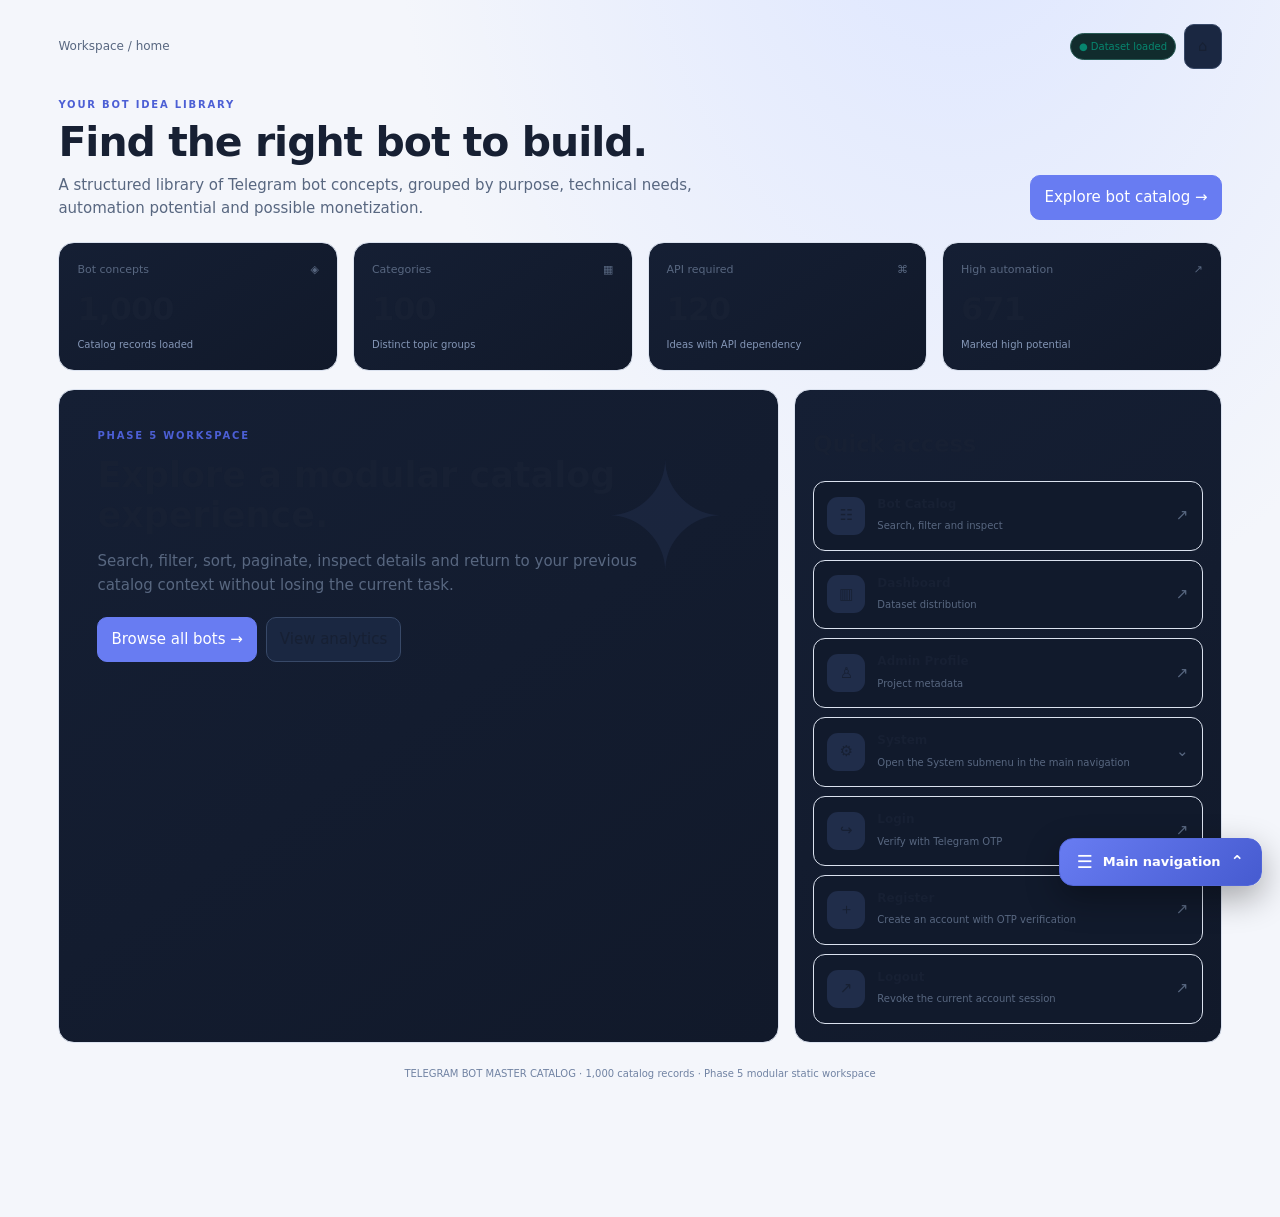
<file: index.html>
<!doctype html>
<html lang="en">
<head>
<meta charset="utf-8"><meta name="viewport" content="width=device-width,initial-scale=1,viewport-fit=cover"><meta name="theme-color" content="#10172a"><meta http-equiv="Content-Security-Policy" content="default-src 'self'; script-src 'self'; connect-src 'self'; img-src 'self' data: blob:; style-src 'self' 'unsafe-inline'; base-uri 'self'; form-action 'self'; object-src 'none'">
<title>Telegram Bot Master Catalog</title>
<link rel="stylesheet" href="./assets/css/app.css">
</head>
<body>
<div class="shell">

<main><div class="topbar"><div class="breadcrumb">Workspace / <span id="breadcrumb">Home</span></div><div class="topright"><span class="status" id="dataStatus">● Loading data</span><button class="button" id="menuTop" aria-label="Go to Home">⌂</button></div></div>
<section class="page active" id="page-home"><div class="pagehead"><div><div class="eyebrow">Your bot idea library</div><h1>Find the right bot to build.</h1><p>A structured library of Telegram bot concepts, grouped by purpose, technical needs, automation potential and possible monetization.</p></div><button class="button primary" data-go="catalog">Explore bot catalog →</button></div><div class="grid stats"><div class="card"><div class="statlabel">Bot concepts <span>◈</span></div><strong class="statvalue" id="homeTotal">—</strong><div class="statfoot">Catalog records loaded</div></div><div class="card"><div class="statlabel">Categories <span>▦</span></div><strong class="statvalue" id="homeCats">—</strong><div class="statfoot">Distinct topic groups</div></div><div class="card"><div class="statlabel">API required <span>⌘</span></div><strong class="statvalue" id="homeApi">—</strong><div class="statfoot">Ideas with API dependency</div></div><div class="card"><div class="statlabel">High automation <span>↗</span></div><strong class="statvalue" id="homeAuto">—</strong><div class="statfoot">Marked high potential</div></div></div><div class="grid homegrid"><div class="card welcome"><div class="eyebrow">Phase 5 workspace</div><h2>Explore a modular catalog experience.</h2><p>Search, filter, sort, paginate, inspect details and return to your previous catalog context without losing the current task.</p><div class="actions"><button class="button primary" data-go="catalog">Browse all bots →</button><button class="button" data-go="dashboard">View analytics</button></div></div><div class="card"><h2>Quick access</h2><div class="quicklinks"><a class="quicklink" href="#catalog" data-route="catalog"><span class="quickicon">☷</span><span><strong>Bot Catalog</strong><small>Search, filter and inspect</small></span><span class="arrow">↗</span></a><a class="quicklink" href="#dashboard" data-route="dashboard"><span class="quickicon">▥</span><span><strong>Dashboard</strong><small>Dataset distribution</small></span><span class="arrow">↗</span></a><a class="quicklink" href="#profile" data-route="profile"><span class="quickicon">♙</span><span><strong>Admin Profile</strong><small>Project metadata</small></span><span class="arrow">↗</span></a><button class="quicklink quicklink-button" type="button" data-open-system-menu><span class="quickicon">⚙</span><span><strong>System</strong><small>Open the System submenu in the main navigation</small></span><span class="arrow">⌄</span></button><a class="quicklink" href="./login.html"><span class="quickicon">↪</span><span><strong>Login</strong><small>Verify with Telegram OTP</small></span><span class="arrow">↗</span></a><a class="quicklink" href="./register.html"><span class="quickicon">＋</span><span><strong>Register</strong><small>Create an account with OTP verification</small></span><span class="arrow">↗</span></a><a class="quicklink" href="./logout.html"><span class="quickicon">↗</span><span><strong>Logout</strong><small>Revoke the current account session</small></span><span class="arrow">↗</span></a></div></div></div></section>
<section class="page" id="page-dashboard"><div class="pagehead"><div><div class="eyebrow">Catalog analytics</div><h1>Dashboard</h1><p>Figures are calculated from the catalog dataset loaded in this browser session.</p></div><button class="button" data-go="catalog">Open catalog →</button></div><div class="grid stats"><div class="card"><div class="statlabel">Total records</div><strong class="statvalue" id="dashTotal">—</strong><div class="statfoot">Parsed bot entries</div></div><div class="card"><div class="statlabel">Unique categories</div><strong class="statvalue" id="dashCats">—</strong><div class="statfoot">Distinct category labels</div></div><div class="card"><div class="statlabel">API required</div><strong class="statvalue" id="dashApi">—</strong><div class="statfoot">Based on source labels</div></div><div class="card"><div class="statlabel">High automation</div><strong class="statvalue" id="dashAuto">—</strong><div class="statfoot">Based on source labels</div></div></div><div class="grid split"><div class="card"><h2>Largest categories</h2><p class="sub">Number of bot concepts in each category</p><div id="categoryBars" class="barlist"><div class="empty">Waiting for dataset…</div></div></div><div class="card"><h2>Automation potential</h2><p class="sub">Distribution based on source labels</p><div id="automationBars" class="barlist"><div class="empty">Waiting for dataset…</div></div><div class="notice">Analytics describe catalog labels; they do not verify external APIs, operating cost or commercial demand.</div></div></div></section>
<section class="page" id="page-catalog"><div class="pagehead"><div><div class="eyebrow">Explore and compare</div><h1>Bot Catalog</h1><p>Search bot concepts, narrow the result set, sort matches and inspect an individual concept.</p></div><button class="button" id="exportBtn">↓ Export filtered CSV</button></div><div class="notice" role="note">Catalog scope: these are buildable bot concepts, not a verified directory of live Telegram bots. Public bot usernames, existence and current availability are not asserted.</div><div class="grid stats"><div class="card"><div class="statlabel">Matching bots</div><strong class="statvalue" id="matchStat">—</strong><div class="statfoot">Current filters</div></div><div class="card"><div class="statlabel">Categories</div><strong class="statvalue" id="catalogCatStat">—</strong><div class="statfoot">Available groups</div></div><div class="card"><div class="statlabel">API required</div><strong class="statvalue" id="catalogApiStat">—</strong><div class="statfoot">Full dataset</div></div><div class="card"><div class="statlabel">Page size</div><strong class="statvalue" id="pageSizeStat">25</strong><div class="statfoot">Rows per page</div></div></div><div class="card" style="margin-bottom:14px"><div class="tablehead" style="padding:0 0 14px;border:0"><div><h2>Find a bot</h2><div class="sub">Search covers the available catalog fields.</div></div><button class="button" id="resetFilters">Reset filters</button></div><div class="filterbar"><div class="search"><span class="searchicon">⌕</span><input id="search" class="field" placeholder="Search name, ID, purpose, technology…" aria-label="Search bot catalog"></div><select id="category" class="field" aria-label="Filter by category"><option value="">All categories</option></select><select id="api" class="field" aria-label="Filter by API requirement"><option value="">Any API requirement</option><option value="yes">API required</option><option value="no">No / optional</option></select><select id="automation" class="field" aria-label="Filter by automation potential"><option value="">Any automation potential</option><option value="উচ্চ">High</option><option value="মাঝারি">Medium</option><option value="নিম্ন">Low</option></select><select id="sort" class="field" aria-label="Sort catalog"><option value="default">Sort: source order</option><option value="name-asc">Name A–Z</option><option value="name-desc">Name Z–A</option><option value="category">Category</option></select></div></div><div class="card tablecard"><div class="tablehead"><div><h2>Catalog records</h2><div class="sub" id="resultCount">Preparing records…</div></div><label style="display:flex;align-items:center;gap:7px;color:var(--muted);font-size:11px">Rows <select id="pageSize" class="field" style="width:82px;padding:6px"><option>25</option><option>50</option><option>100</option></select></label></div><div class="tablewrap"><table><thead><tr><th>Bot ID</th><th>Bot name</th><th>Category</th><th>API</th><th>Automation</th><th>Monetization</th><th>Open</th></tr></thead><tbody id="rows"><tr><td colspan="7" class="empty">Loading bot records…</td></tr></tbody></table></div><div class="pagination"><span id="pageInfo">Page 1</span><div class="pagbuttons"><button class="button" id="prev">← Previous</button><button class="button primary" id="next">Next →</button></div></div></div></section>
<section class="page" id="page-bot"><div class="pagehead"><div><div class="eyebrow">Individual record</div><h1>Bot Details</h1><p>Review the source fields for one catalog record. Direct Bot ID routes are supported.</p></div><button class="button" data-go="catalog">← Back to Bot Catalog</button></div><div id="botDetail"><div class="card empty">No bot selected. Open the catalog and select a record.</div></div></section>
<section class="page" id="page-profile"><div class="pagehead"><div><div class="eyebrow">Workspace ownership</div><h1>Admin Profile</h1><p>Project metadata only. Admin authentication is not implemented; this page is not an authentication or user-management system.</p></div></div><div class="grid profilegrid"><div class="card profilecard"><div class="avatar">UN</div><div class="eyebrow">Catalog Maintainer</div><h2>Unique Network BD</h2><p>Telegram Bot Master Catalog</p><div class="actions" style="justify-content:center"><a class="button primary" href="https://github.com/uniquenetworkbd/Telegram-Bot-Master-Catalog" target="_blank" rel="noopener">Open GitHub ↗</a></div></div><div class="card"><h2>Workspace profile</h2><p class="sub">Current static project metadata</p><div class="profilemeta"><div class="metarow"><span>Project</span><strong>Telegram Bot Master Catalog</strong></div><div class="metarow"><span>Repository</span><strong>uniquenetworkbd/Telegram-Bot-Master-Catalog</strong></div><div class="metarow"><span>Catalog target</span><strong>100 categories × 10 ideas</strong></div><div class="metarow"><span>Data format</span><strong>CSV dataset</strong></div><div class="metarow"><span>Hosting design</span><strong>GitHub Pages compatible</strong></div><div class="metarow"><span>Admin login</span><span class="tag amber">Not configured</span></div></div><div class="notice">No private account details, login controls or admin permissions are exposed here.</div></div></div></section>

<div class="footer">TELEGRAM BOT MASTER CATALOG · <span id="footerCount">Dataset not loaded</span> · Phase 5 modular static workspace</div></main>

<span id="page" hidden data-current="1"></span>
<script src="./assets/js/catalog-repository.js"></script><script src="./assets/js/app-shell.js"></script><script src="./assets/js/engine-core.js"></script><script src="./assets/js/history-engine.js"></script><script src="./assets/js/module-manager.js"></script><script src="./assets/js/search-engine.js"></script><script src="./assets/js/analytics-engine.js"></script><script src="./assets/js/logging-engine.js"></script><script src="./assets/js/security-engine.js"></script><script src="./assets/js/admin-engine.js"></script><script src="./assets/js/system-engine.js"></script><script src="./assets/js/bot-engine.js"></script><script src="./assets/js/bot-modules/catalog-query.js"></script><script src="./assets/js/catalog-feature.js"></script><script src="./assets/js/auth-config.js"></script><script src="./assets/js/auth-engine.js"></script><script src="./assets/js/main-engine.js"></script>
<script src="./assets/js/global-bottom-nav.js"></script></body></html>
</file>
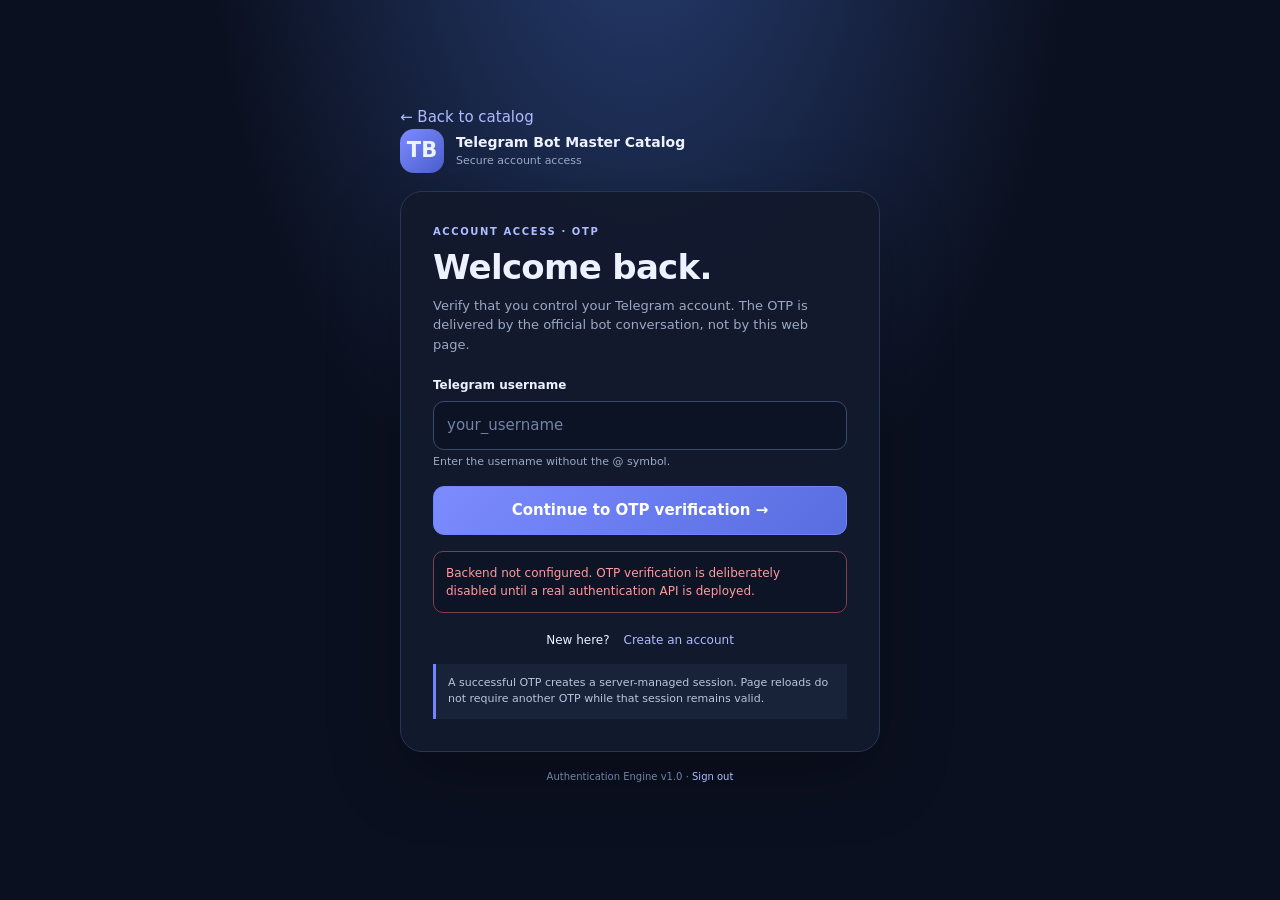
<file: login.html>
<!doctype html>
<html lang="en">
<head>
<meta charset="utf-8">
<meta name="viewport" content="width=device-width,initial-scale=1,viewport-fit=cover">
<meta name="theme-color" content="#0b1020">
<meta http-equiv="Content-Security-Policy" content="default-src 'self'; script-src 'self'; connect-src 'self'; img-src 'self' data:; style-src 'self' 'unsafe-inline'; base-uri 'self'; form-action 'self'; object-src 'none">
<title>Login · Telegram Bot Master Catalog</title>
<link rel="stylesheet" href="./assets/css/auth.css">
<script src="./assets/js/auth-config.js" defer></script>
<script src="./assets/js/auth-engine.js" defer></script>
</head>
<body>
<main class="auth-shell">
  <a class="auth-back" href="./index.html">← Back to catalog</a>
  <div class="auth-brand"><div class="auth-mark">TB</div><div><strong>Telegram Bot Master Catalog</strong><small>Secure account access</small></div></div>
  <section class="auth-card">
    <div class="auth-eyebrow">Account access · OTP</div>
    <h1>Welcome back.</h1>
    <p class="auth-lead">Verify that you control your Telegram account. The OTP is delivered by the official bot conversation, not by this web page.</p>
    <div data-auth-start-panel>
      <form data-auth-start-form data-action="login">
        <div class="auth-field"><label for="telegramUsername">Telegram username</label><input id="telegramUsername" name="telegramUsername" autocomplete="username" placeholder="your_username" minlength="5" maxlength="32" pattern="[A-Za-z0-9_]{5,32}" required><span class="auth-help">Enter the username without the @ symbol.</span></div>
        <button class="auth-button" type="submit" data-auth-start>Continue to OTP verification →</button>
      </form>
    </div>
    <section class="auth-panel" data-auth-verify-panel hidden>
      <h2>Verify your Telegram account</h2>
      <p>Continue as <strong data-auth-target></strong>.</p>
      <ol class="auth-steps"><li>Open the OTP bot and press Start.</li><li>Return here and enter the six-digit code sent to your Telegram chat.</li></ol>
      <a class="auth-linkbutton auth-secondary" data-auth-bot-link href="#" target="_blank" rel="noopener" hidden>Open OTP bot ↗</a>
      <form data-auth-verify-form>
        <div class="auth-field"><label for="otp">Six-digit OTP</label><input class="auth-code" id="otp" name="otp" inputmode="numeric" autocomplete="one-time-code" pattern="[0-9]{6}" maxlength="6" placeholder="••••••" required></div>
        <button class="auth-button" type="submit" data-auth-verify>Verify and sign in</button>
      </form>
    </section>
    <p class="auth-status" data-auth-status role="status" aria-live="polite" hidden></p>
    <div class="auth-links"><span>New here?</span><a href="./register.html">Create an account</a></div>
    <div class="auth-notice">A successful OTP creates a server-managed session. Page reloads do not require another OTP while that session remains valid.</div>
  </section>
  <p class="auth-footer">Authentication Engine v1.0 · <a href="./logout.html">Sign out</a></p>
</main>
</body></html>
</file>
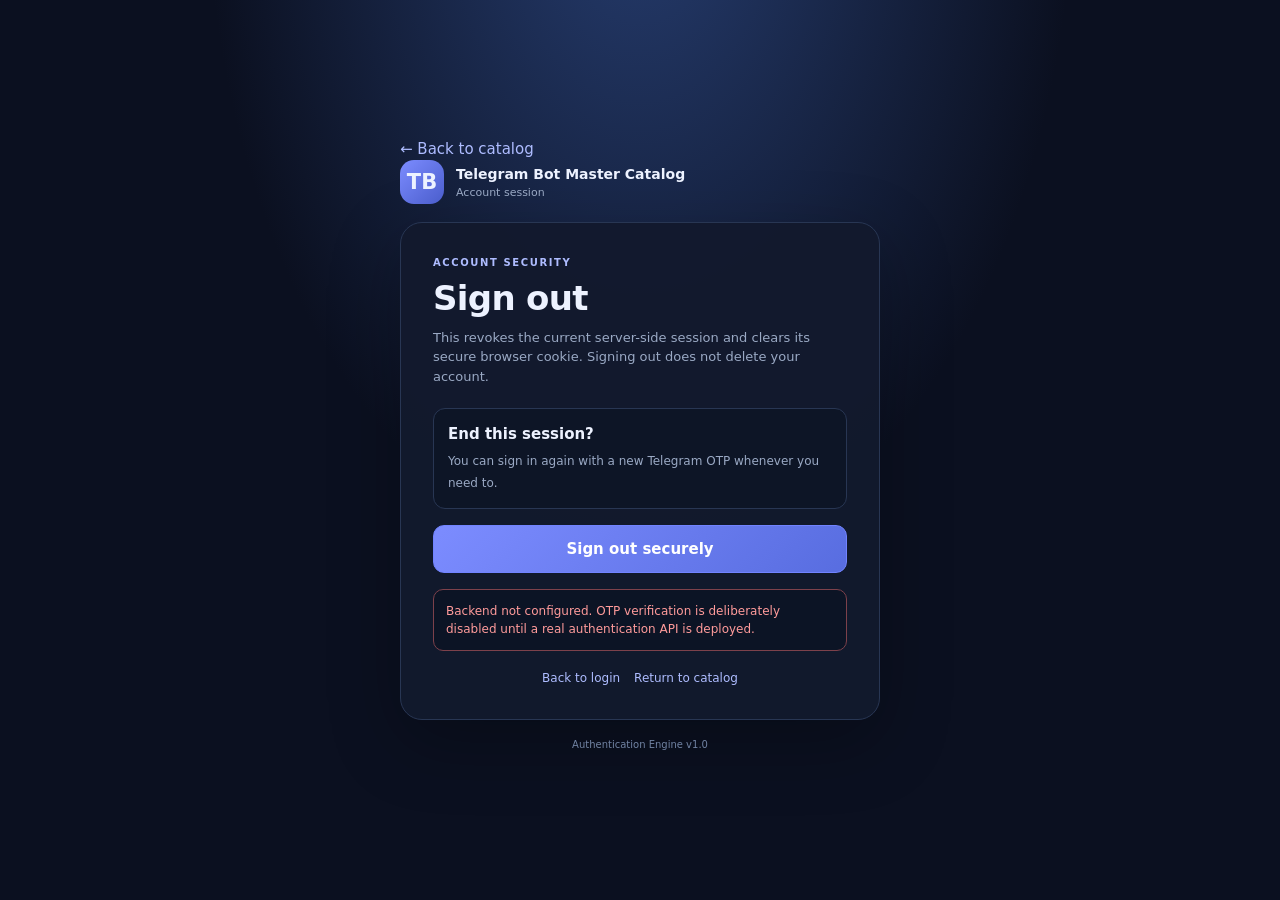
<file: logout.html>
<!doctype html>
<html lang="en">
<head>
<meta charset="utf-8">
<meta name="viewport" content="width=device-width,initial-scale=1,viewport-fit=cover">
<meta name="theme-color" content="#0b1020">
<meta http-equiv="Content-Security-Policy" content="default-src 'self'; script-src 'self'; connect-src 'self'; img-src 'self' data:; style-src 'self' 'unsafe-inline'; base-uri 'self'; form-action 'self'; object-src 'none'">
<title>Logout · Telegram Bot Master Catalog</title>
<link rel="stylesheet" href="./assets/css/auth.css">
<script src="./assets/js/auth-config.js" defer></script>
<script src="./assets/js/auth-engine.js" defer></script>
</head>
<body>
<main class="auth-shell">
  <a class="auth-back" href="./index.html">← Back to catalog</a>
  <div class="auth-brand"><div class="auth-mark">TB</div><div><strong>Telegram Bot Master Catalog</strong><small>Account session</small></div></div>
  <section class="auth-card">
    <div class="auth-eyebrow">Account security</div>
    <h1>Sign out</h1>
    <p class="auth-lead">This revokes the current server-side session and clears its secure browser cookie. Signing out does not delete your account.</p>
    <div class="auth-user"><strong>End this session?</strong><span>You can sign in again with a new Telegram OTP whenever you need to.</span></div>
    <button class="auth-button" type="button" data-auth-logout>Sign out securely</button>
    <p class="auth-status" data-auth-status role="status" aria-live="polite" hidden></p>
    <div class="auth-links"><a href="./login.html">Back to login</a><a href="./index.html">Return to catalog</a></div>
  </section>
  <p class="auth-footer">Authentication Engine v1.0</p>
</main>
</body></html>
</file>
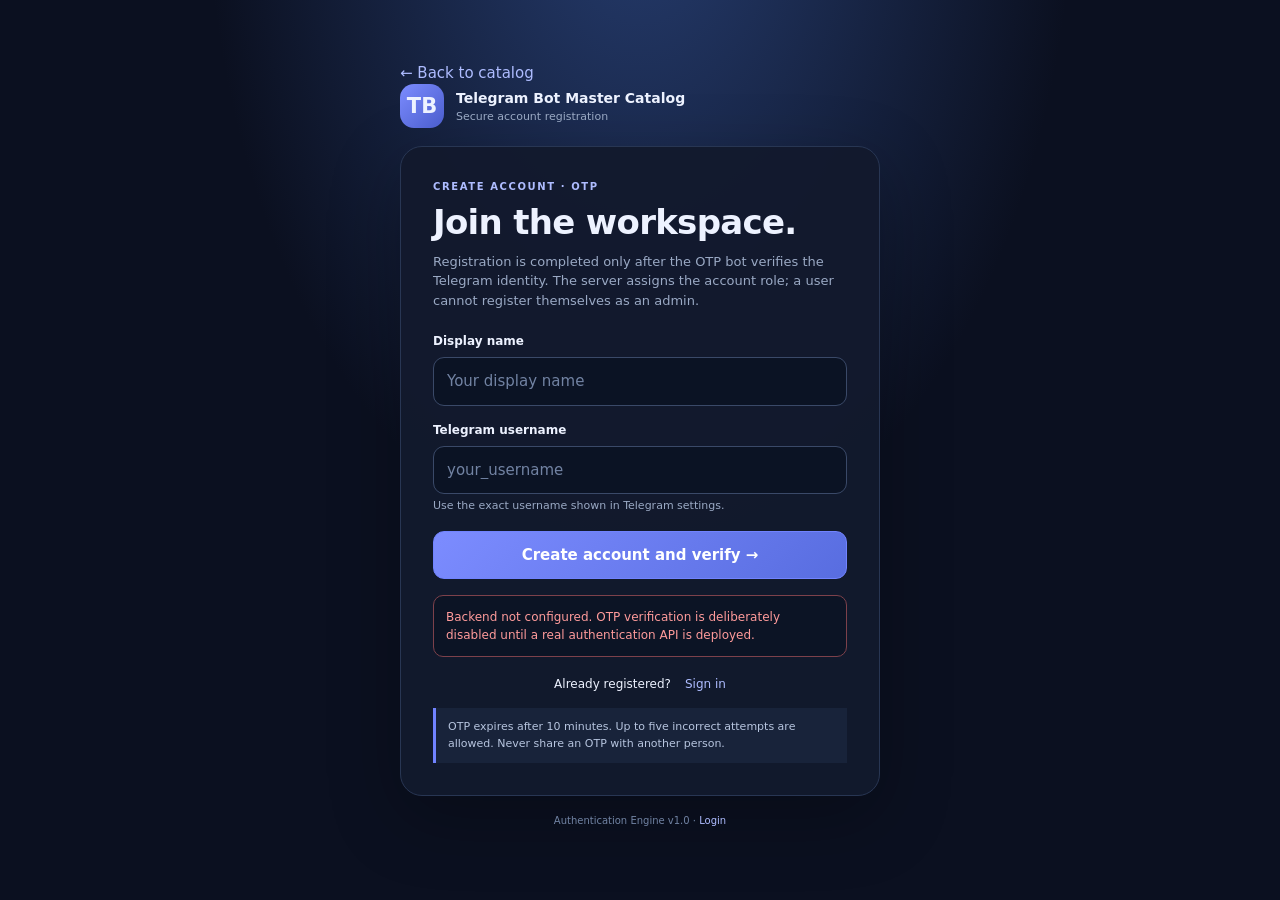
<file: register.html>
<!doctype html>
<html lang="en">
<head>
<meta charset="utf-8">
<meta name="viewport" content="width=device-width,initial-scale=1,viewport-fit=cover">
<meta name="theme-color" content="#0b1020">
<meta http-equiv="Content-Security-Policy" content="default-src 'self'; script-src 'self'; connect-src 'self'; img-src 'self' data:; style-src 'self' 'unsafe-inline'; base-uri 'self'; form-action 'self'; object-src 'none'">
<title>Register · Telegram Bot Master Catalog</title>
<link rel="stylesheet" href="./assets/css/auth.css">
<script src="./assets/js/auth-config.js" defer></script>
<script src="./assets/js/auth-engine.js" defer></script>
</head>
<body>
<main class="auth-shell">
  <a class="auth-back" href="./index.html">← Back to catalog</a>
  <div class="auth-brand"><div class="auth-mark">TB</div><div><strong>Telegram Bot Master Catalog</strong><small>Secure account registration</small></div></div>
  <section class="auth-card">
    <div class="auth-eyebrow">Create account · OTP</div>
    <h1>Join the workspace.</h1>
    <p class="auth-lead">Registration is completed only after the OTP bot verifies the Telegram identity. The server assigns the account role; a user cannot register themselves as an admin.</p>
    <div data-auth-start-panel>
      <form data-auth-start-form data-action="register">
        <div class="auth-field"><label for="displayName">Display name</label><input id="displayName" name="displayName" autocomplete="name" minlength="2" maxlength="80" placeholder="Your display name" required></div>
        <div class="auth-field"><label for="telegramUsername">Telegram username</label><input id="telegramUsername" name="telegramUsername" autocomplete="username" placeholder="your_username" minlength="5" maxlength="32" pattern="[A-Za-z0-9_]{5,32}" required><span class="auth-help">Use the exact username shown in Telegram settings.</span></div>
        <button class="auth-button" type="submit" data-auth-start>Create account and verify →</button>
      </form>
    </div>
    <section class="auth-panel" data-auth-verify-panel hidden>
      <h2>Confirm your Telegram identity</h2>
      <p>Registration for <strong data-auth-target></strong> is pending verification.</p>
      <ol class="auth-steps"><li>Open the OTP bot and press Start.</li><li>Enter the six-digit code sent by the bot below.</li></ol>
      <a class="auth-linkbutton auth-secondary" data-auth-bot-link href="#" target="_blank" rel="noopener" hidden>Open OTP bot ↗</a>
      <form data-auth-verify-form>
        <div class="auth-field"><label for="otp">Six-digit OTP</label><input class="auth-code" id="otp" name="otp" inputmode="numeric" autocomplete="one-time-code" pattern="[0-9]{6}" maxlength="6" placeholder="••••••" required></div>
        <button class="auth-button" type="submit" data-auth-verify>Verify and register</button>
      </form>
    </section>
    <p class="auth-status" data-auth-status role="status" aria-live="polite" hidden></p>
    <div class="auth-links"><span>Already registered?</span><a href="./login.html">Sign in</a></div>
    <div class="auth-notice">OTP expires after 10 minutes. Up to five incorrect attempts are allowed. Never share an OTP with another person.</div>
  </section>
  <p class="auth-footer">Authentication Engine v1.0 · <a href="./login.html">Login</a></p>
</main>
</body></html>
</file>
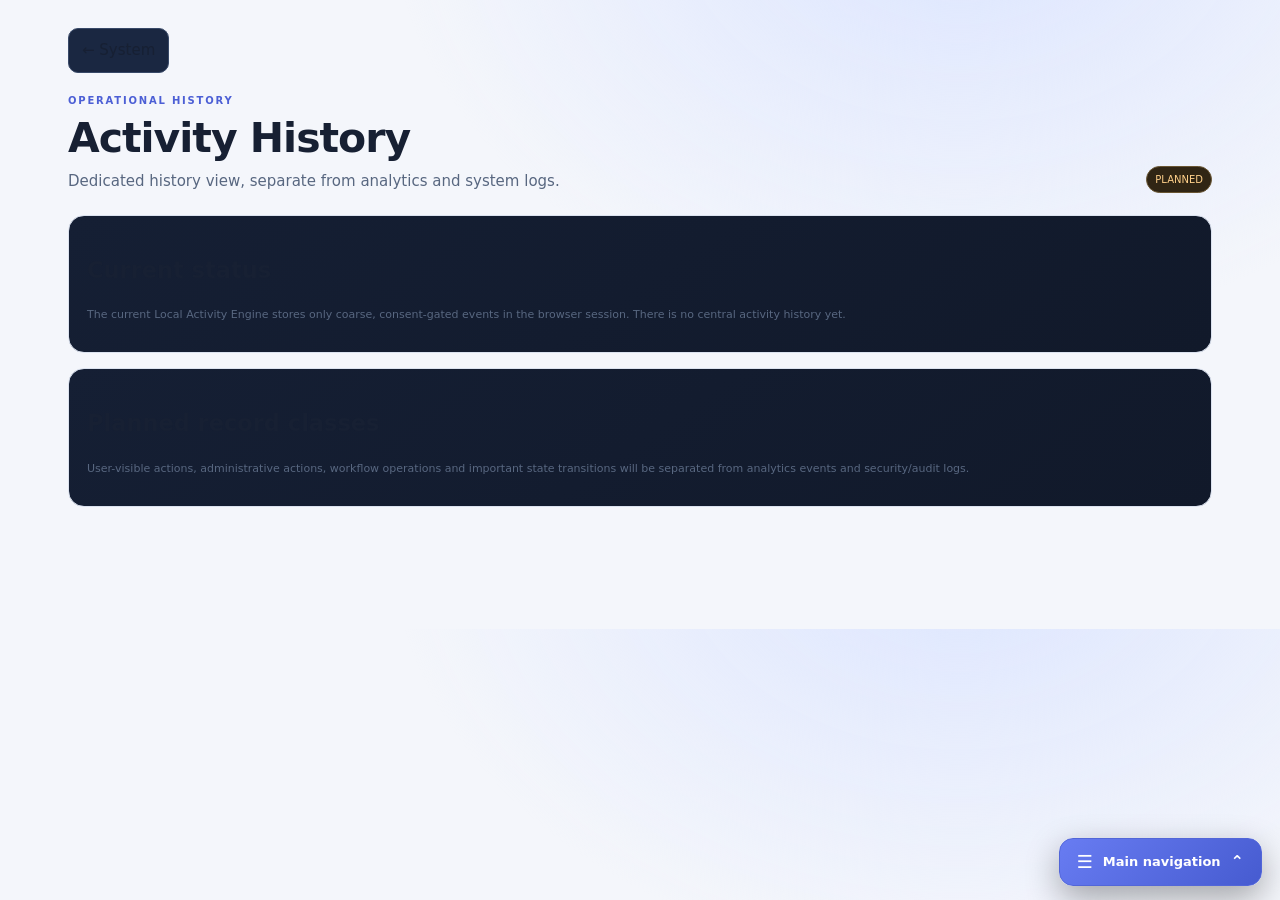
<file: pages/activity-history.html>
<!doctype html><html lang="en"><head><meta charset="utf-8"><meta name="viewport" content="width=device-width,initial-scale=1"><meta name="theme-color" content="#10172a"><title>Activity History · Telegram Bot Master Catalog</title><link rel="stylesheet" href="../assets/css/app.css"></head><body><main style="max-width:1180px;margin:0 auto;padding:28px 18px"><a class="button" href="../index.html#system">← System</a><div class="pagehead" style="margin-top:20px"><div><div class="eyebrow">Operational history</div><h1>Activity History</h1><p>Dedicated history view, separate from analytics and system logs.</p></div><span class="tag amber">PLANNED</span></div><div class="card"><h2>Current status</h2><p class="sub">The current Local Activity Engine stores only coarse, consent-gated events in the browser session. There is no central activity history yet.</p></div><div class="card" style="margin-top:15px"><h2>Planned record classes</h2><p class="sub">User-visible actions, administrative actions, workflow operations and important state transitions will be separated from analytics events and security/audit logs.</p></div></main><script src="../assets/js/global-bottom-nav.js"></script></body></html>
</file>
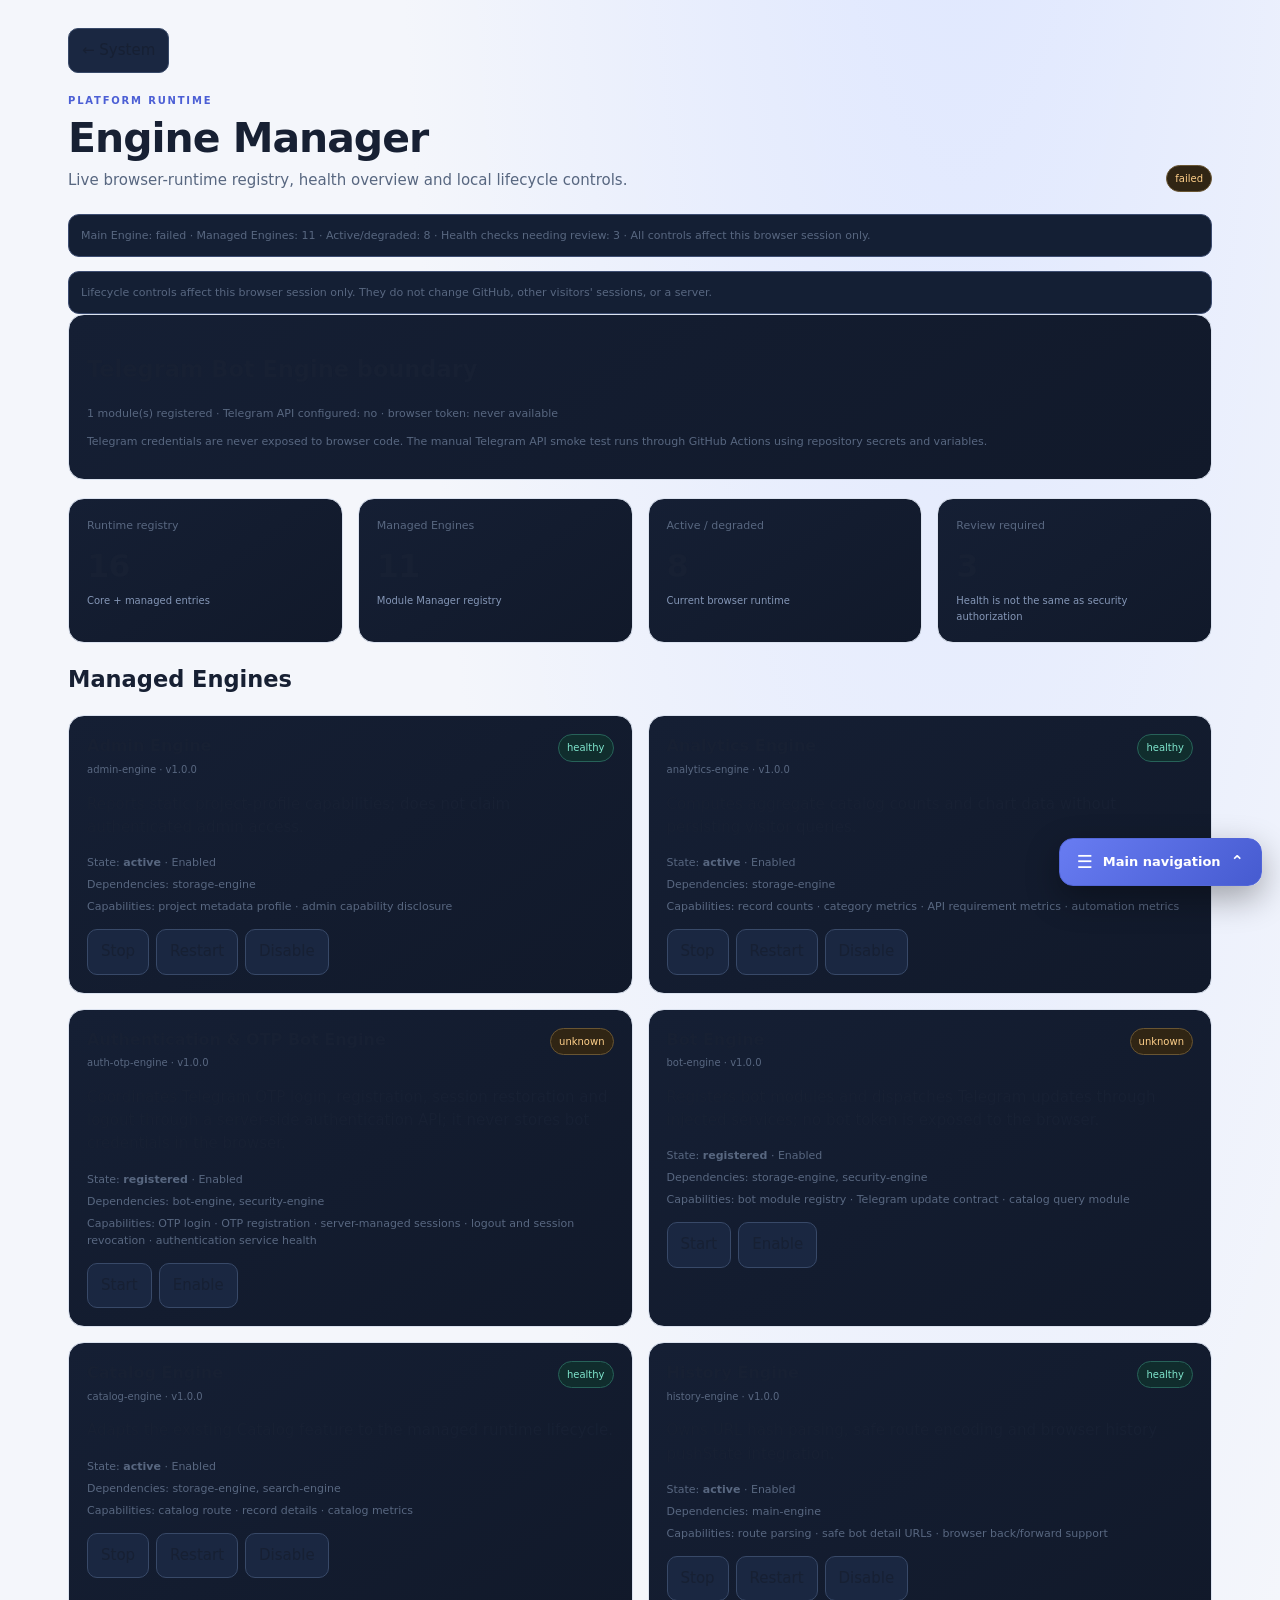
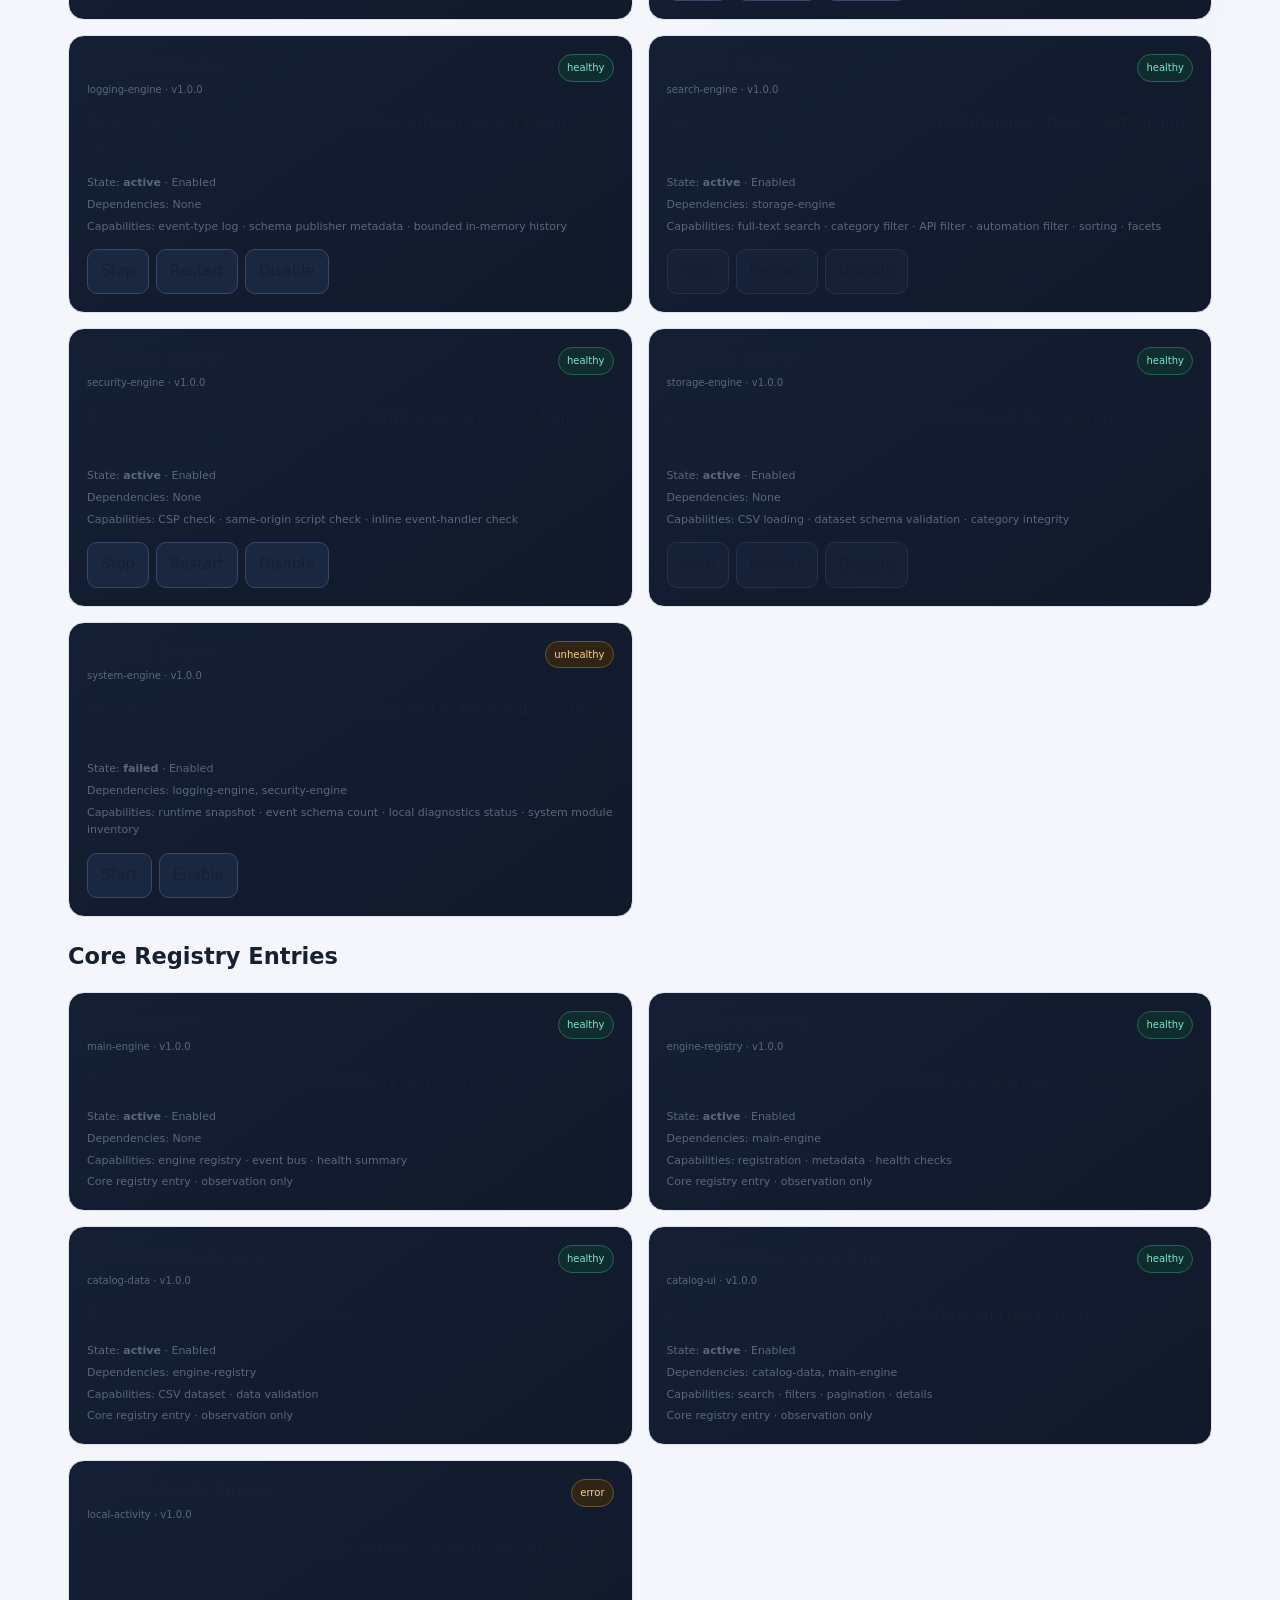
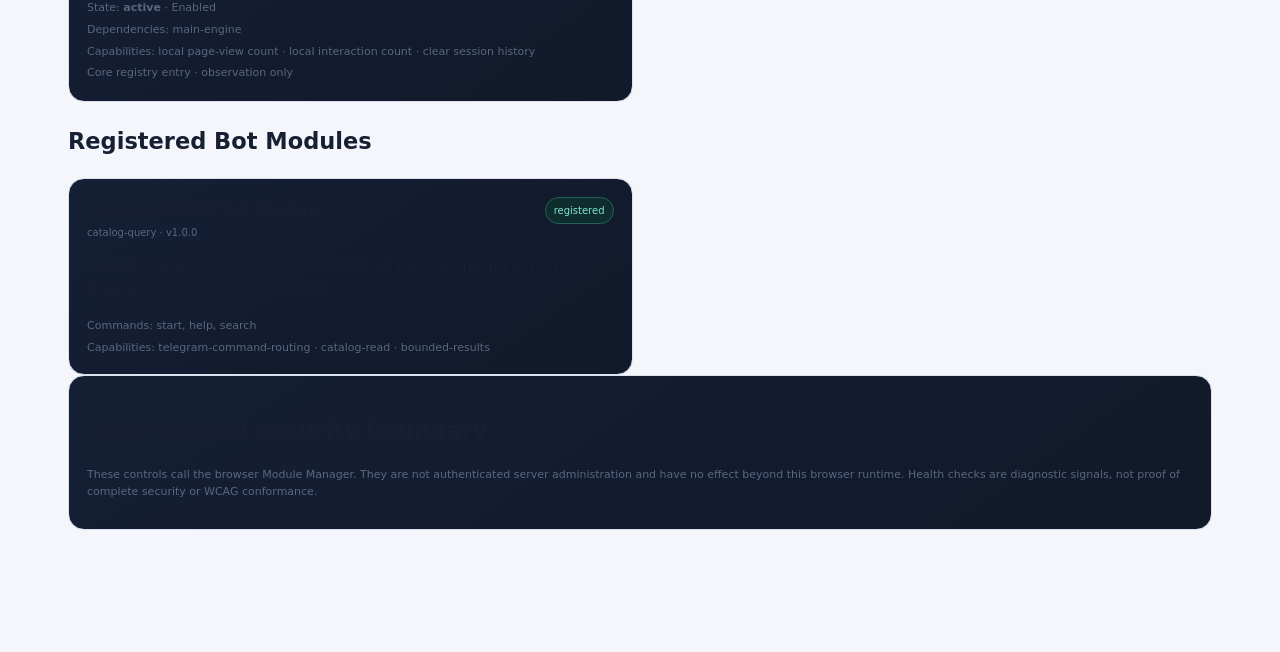
<file: pages/engine-manager.html>
<!doctype html>
<html lang="en">
<head>
<meta charset="utf-8">
<meta name="viewport" content="width=device-width,initial-scale=1,viewport-fit=cover">
<meta name="theme-color" content="#10172a">
<meta http-equiv="Content-Security-Policy" content="default-src 'self'; script-src 'self'; connect-src 'self'; img-src 'self' data: blob:; style-src 'self' 'unsafe-inline'; base-uri 'self'; form-action 'self'; object-src 'none'">
<title>Engine Manager · Telegram Bot Master Catalog</title>
<link rel="stylesheet" href="../assets/css/app.css">
<style>
.standalone{max-width:1180px;margin:0 auto;padding:28px 18px}
.standalone h1{margin-bottom:8px}.back{display:inline-block;margin-bottom:20px}
.engine{margin:0;min-width:0}.engine .sub{margin-top:5px;overflow-wrap:anywhere}
.engine-actions{display:flex;flex-wrap:wrap;gap:7px;margin-top:14px}
.engine-actions .button{min-height:40px}.engine-actions .button:disabled{opacity:.48;cursor:not-allowed}
.runtime-summary{margin:14px 0}.notice-result{min-height:24px;margin:10px 0}
</style>
</head>
<body>
<main class="standalone">
<a class="button back" href="../index.html#system">← System</a>
<div class="pagehead"><div><div class="eyebrow">Platform runtime</div><h1>Engine Manager</h1><p>Live browser-runtime registry, health overview and local lifecycle controls.</p></div><span id="runtime-status" class="tag amber">Starting</span></div>
<div class="notice runtime-summary" id="runtime-summary" aria-live="polite">Initializing the browser runtime…</div>
<div class="notice" id="operation-result" aria-live="polite">Lifecycle controls affect this browser session only. They do not change GitHub, other visitors' sessions, or a server.</div>
<div class="card note"><h2>Telegram Bot Engine boundary</h2><p id="bot-module-summary" class="sub">Loading Bot Engine module registry…</p><p class="sub">Telegram credentials are never exposed to browser code. The manual Telegram API smoke test runs through GitHub Actions using repository secrets and variables.</p></div>
<div id="engines" aria-live="polite"><div class="card empty">Loading runtime registry…</div></div>
<div class="card note"><h2>Runtime and security boundary</h2><p class="sub">These controls call the browser Module Manager. They are not authenticated server administration and have no effect beyond this browser runtime. Health checks are diagnostic signals, not proof of complete security or WCAG conformance.</p></div>
</main>
<script src="../assets/js/catalog-repository.js"></script>
<script src="../assets/js/app-shell.js"></script>
<script src="../assets/js/engine-core.js"></script>
<script src="../assets/js/history-engine.js"></script>
<script src="../assets/js/module-manager.js"></script>
<script src="../assets/js/search-engine.js"></script>
<script src="../assets/js/analytics-engine.js"></script>
<script src="../assets/js/logging-engine.js"></script>
<script src="../assets/js/security-engine.js"></script>
<script src="../assets/js/admin-engine.js"></script>
<script src="../assets/js/system-engine.js"></script>
<script src="../assets/js/bot-engine.js"></script>
<script src="../assets/js/bot-modules/catalog-query.js"></script>
<script src="../assets/js/catalog-feature.js"></script>
<script src="../assets/js/main-engine.js"></script>
<script src="../assets/js/engine-manager-page.js"></script>
<script src="../assets/js/global-bottom-nav.js"></script>
</body>
</html>
</file>
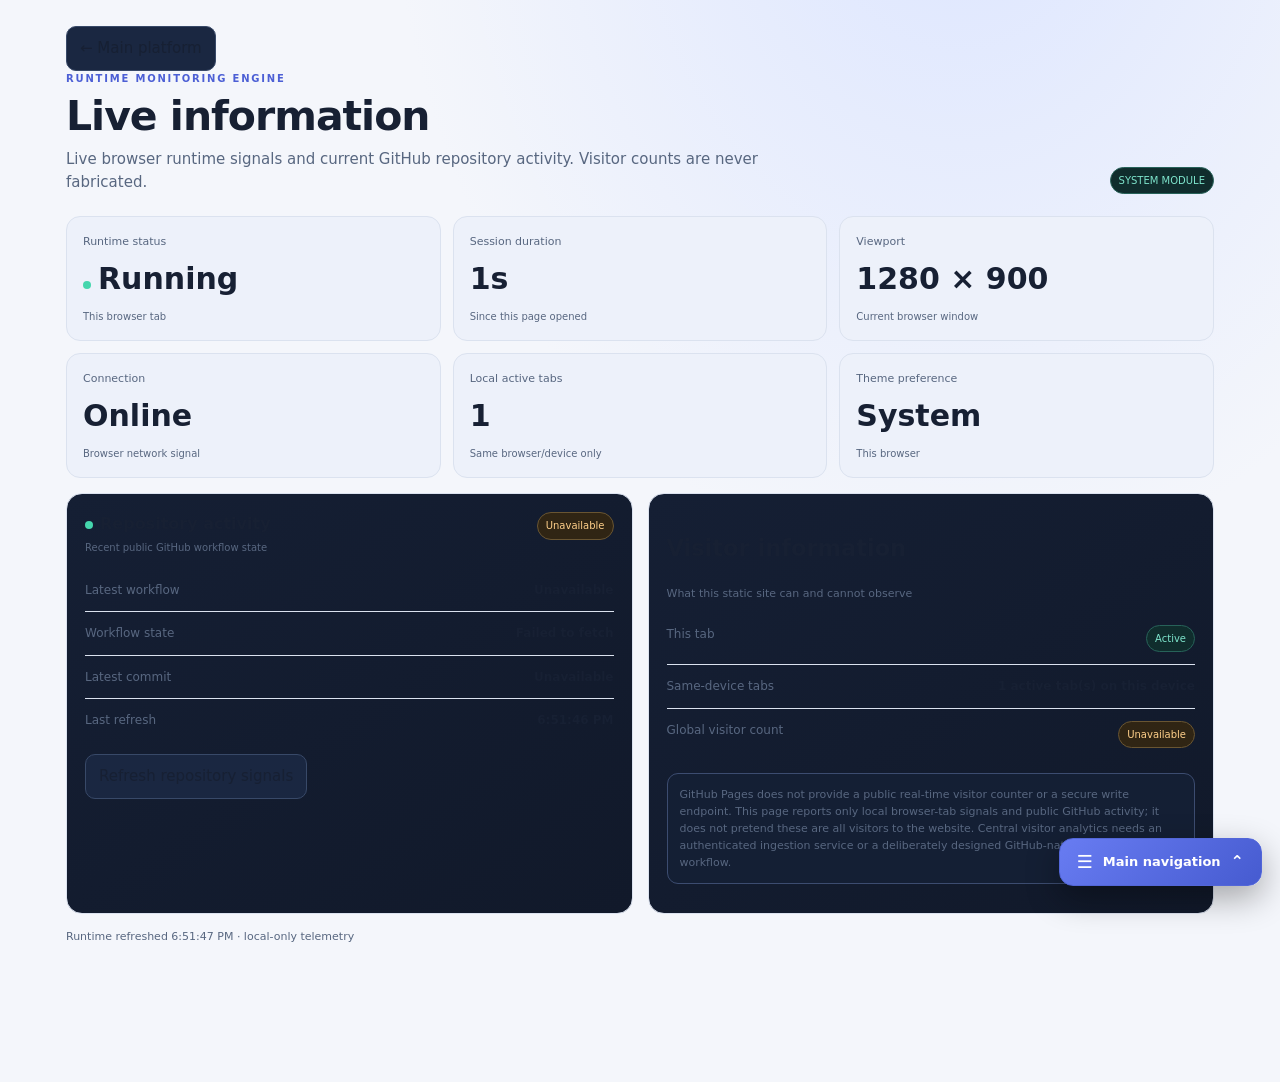
<file: pages/live-information.html>
<!doctype html><html lang="en"><head><meta charset="utf-8"><meta name="viewport" content="width=device-width,initial-scale=1"><meta name="theme-color" content="#10172a"><title>Live information · Telegram Bot Master Catalog</title><link rel="stylesheet" href="../assets/css/app.css"><style>
.standalone{max-width:1180px;margin:0 auto;padding:26px 16px 42px}.system-subnav{display:grid;grid-template-columns:repeat(4,minmax(0,1fr));gap:10px;margin:20px 0}.system-subnav a{display:grid;grid-template-columns:34px 1fr;align-items:center;column-gap:10px;padding:14px;border:1px solid var(--line);border-radius:13px;background:var(--surface2);color:var(--text);text-decoration:none;min-width:0}.system-subnav a>span{grid-row:span 2;width:34px;height:34px;display:grid;place-items:center;background:#263657;border-radius:10px}.system-subnav strong{font-size:12px}.system-subnav small{font-size:10px;color:var(--muted)}.system-subnav a[aria-current=page]{border-color:var(--accent);box-shadow:inset 0 0 0 1px var(--accent)}.metric-grid{display:grid;grid-template-columns:repeat(3,minmax(0,1fr));gap:12px}.metric{border:1px solid var(--line);border-radius:14px;padding:16px;background:var(--surface2);min-width:0}.metric .label{font-size:11px;color:var(--muted)}.metric .value{font-size:clamp(21px,3vw,30px);font-weight:750;overflow-wrap:anywhere;margin:6px 0}.metric .detail{font-size:10px;color:var(--muted)}.setting-row{display:flex;align-items:center;justify-content:space-between;gap:16px;padding:16px 0;border-bottom:1px solid var(--line)}.setting-row:last-child{border-bottom:0}.setting-row p{margin:4px 0 0;color:var(--muted);font-size:11px}.version-list{display:grid;gap:13px}.version-card{border:1px solid var(--line);border-radius:15px;padding:17px;background:var(--surface2)}.version-top{display:flex;align-items:flex-start;justify-content:space-between;gap:12px}.version-card h2{font-size:16px;margin:4px 0 8px;overflow-wrap:anywhere}.version-card p{color:var(--muted);font-size:12px;margin:6px 0}.version-card a{color:var(--accent)}.live-dot{display:inline-block;width:8px;height:8px;border-radius:50%;background:#45d6ad;margin-right:7px}.muted{color:var(--muted)}.system-toolbar{display:flex;align-items:center;gap:9px;flex-wrap:wrap;margin:16px 0}.system-toolbar button{cursor:pointer}
@media(max-width:850px){.system-subnav{grid-template-columns:repeat(2,minmax(0,1fr))}.metric-grid{grid-template-columns:repeat(2,minmax(0,1fr))}}
@media(max-width:480px){.system-subnav{grid-template-columns:1fr 1fr;gap:7px}.system-subnav a{padding:10px;grid-template-columns:27px 1fr;column-gap:7px}.system-subnav a>span{width:27px;height:30px}.system-subnav strong{font-size:10px}.system-subnav small{font-size:9px}.metric-grid{grid-template-columns:1fr 1fr}.setting-row{align-items:flex-start;flex-direction:column}.setting-row .field{max-width:none}}
:root[data-density=compact] .card{padding:13px}:root[data-motion=reduce] *, :root[data-motion=reduce] *::before, :root[data-motion=reduce] *::after{animation:none!important;transition:none!important;scroll-behavior:auto!important}
</style></head><body>
<main class="standalone"><a class="button" href="../index.html">← Main platform</a><div class="pagehead"><div><div class="eyebrow">Runtime monitoring engine</div><h1>Live information</h1><p>Live browser runtime signals and current GitHub repository activity. Visitor counts are never fabricated.</p></div><span class="tag green">SYSTEM MODULE</span></div>
<div class="metric-grid">
<div class="metric"><div class="label">Runtime status</div><div class="value" id="runtimeStatus"><span class="live-dot"></span>Running</div><div class="detail">This browser tab</div></div>
<div class="metric"><div class="label">Session duration</div><div class="value" id="sessionDuration">0s</div><div class="detail">Since this page opened</div></div>
<div class="metric"><div class="label">Viewport</div><div class="value" id="viewport">—</div><div class="detail">Current browser window</div></div>
<div class="metric"><div class="label">Connection</div><div class="value" id="connection">—</div><div class="detail">Browser network signal</div></div>
<div class="metric"><div class="label">Local active tabs</div><div class="value" id="localTabs">1</div><div class="detail">Same browser/device only</div></div>
<div class="metric"><div class="label">Theme preference</div><div class="value" id="currentTheme">—</div><div class="detail">This browser</div></div>
</div>
<div class="grid split" style="margin-top:15px"><div class="card"><div class="runtime-headline"><div><strong><span class="live-dot"></span>Repository activity</strong><p>Recent public GitHub workflow state</p></div><span class="tag" id="repoStatus">Checking</span></div><div class="profilemeta"><div class="metarow"><span>Latest workflow</span><strong id="latestWorkflow">Loading…</strong></div><div class="metarow"><span>Workflow state</span><strong id="workflowState">Loading…</strong></div><div class="metarow"><span>Latest commit</span><strong id="latestCommit">Loading…</strong></div><div class="metarow"><span>Last refresh</span><strong id="repoUpdated">—</strong></div></div><button class="button" id="liveRefresh" style="margin-top:12px">Refresh repository signals</button></div>
<div class="card"><h2>Visitor information</h2><p class="sub">What this static site can and cannot observe</p><div class="profilemeta"><div class="metarow"><span>This tab</span><span class="tag green">Active</span></div><div class="metarow"><span>Same-device tabs</span><strong id="tabSummary">1 active tab</strong></div><div class="metarow"><span>Global visitor count</span><span class="tag amber">Unavailable</span></div></div><p class="notice">GitHub Pages does not provide a public real-time visitor counter or a secure write endpoint. This page reports only local browser-tab signals and public GitHub activity; it does not pretend these are all visitors to the website. Central visitor analytics needs an authenticated ingestion service or a deliberately designed GitHub-native collection workflow.</p></div></div>
<div class="sub" id="liveUpdated" style="margin-top:14px" aria-live="polite">Initializing live runtime…</div>
</main><script src="../assets/js/live-information.js"></script><script src="../assets/js/global-bottom-nav.js"></script></body></html>
</file>
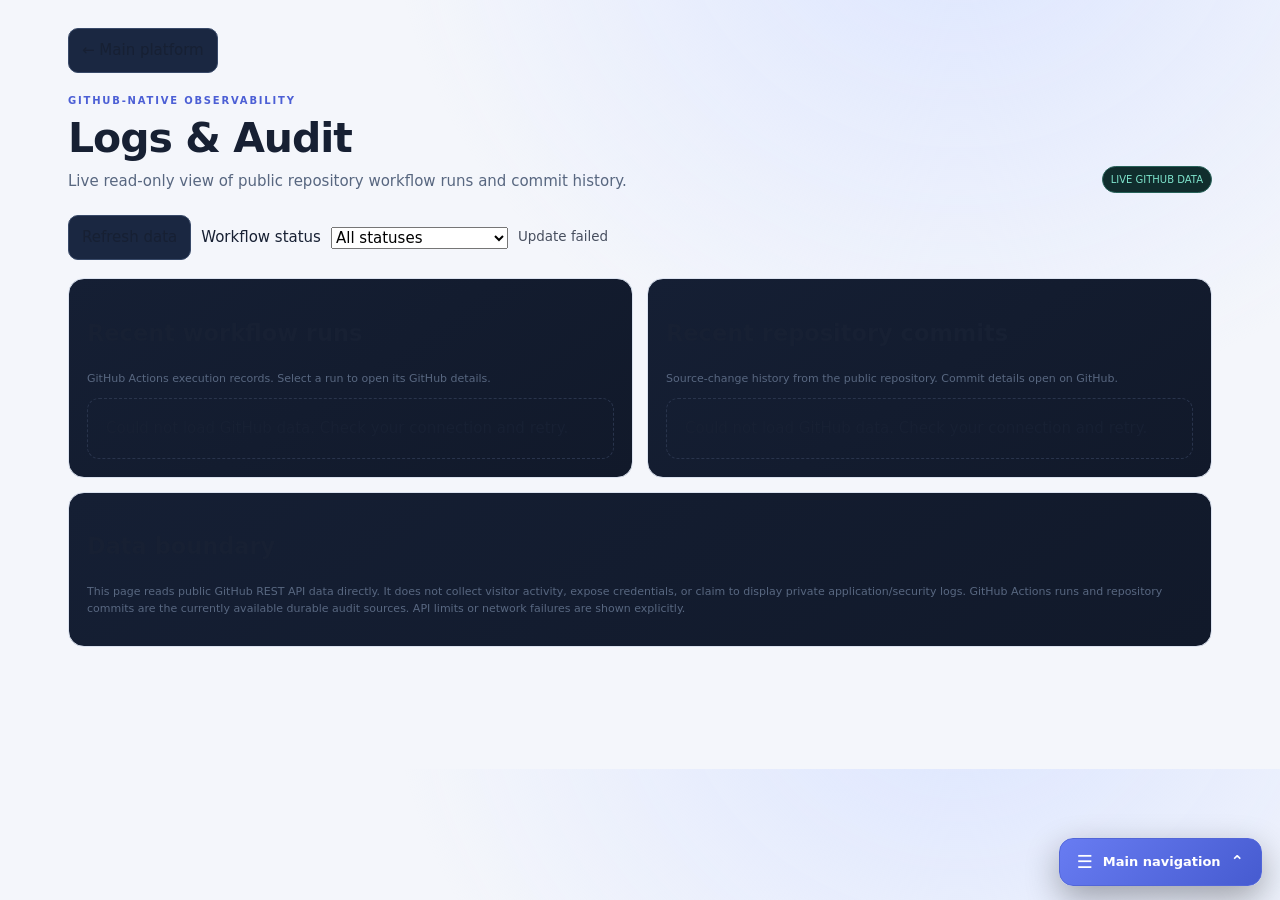
<file: pages/logs-audit.html>
<!doctype html>
<html lang="en">
<head>
<meta charset="utf-8"><meta name="viewport" content="width=device-width,initial-scale=1">
<meta name="theme-color" content="#10172a"><title>Logs & Audit · Telegram Bot Master Catalog</title>
<link rel="stylesheet" href="../assets/css/app.css">
<style>
.audit-wrap{max-width:1180px;margin:0 auto;padding:28px 18px}.audit-toolbar{display:flex;gap:10px;align-items:center;flex-wrap:wrap;margin:18px 0}.audit-grid{display:grid;grid-template-columns:repeat(auto-fit,minmax(280px,1fr));gap:14px}.audit-list{display:grid;gap:10px}.audit-item{border:1px solid var(--border,#29344c);border-radius:12px;padding:13px;overflow-wrap:anywhere}.audit-item h3{font-size:1rem;margin:0 0 6px}.audit-item p{margin:5px 0}.audit-meta{font-size:.84rem;opacity:.78}.audit-status{display:inline-block;border-radius:999px;padding:3px 8px;font-size:.75rem;font-weight:700;background:#27334a}.audit-status.success{background:#153d31;color:#a7f3d0}.audit-status.failure{background:#4a2027;color:#fecaca}.audit-status.pending{background:#493b1d;color:#fde68a}.audit-empty{padding:18px;border:1px dashed var(--border,#29344c);border-radius:12px}.audit-toolbar button{cursor:pointer}.audit-note{margin-top:14px}
</style>
</head>
<body>

<main class="audit-wrap">
<a class="button" href="../index.html">← Main platform</a>
<div class="pagehead" style="margin-top:20px"><div><div class="eyebrow">GitHub-native observability</div><h1>Logs &amp; Audit</h1><p>Live read-only view of public repository workflow runs and commit history.</p></div><span class="tag green">LIVE GITHUB DATA</span></div>
<div class="audit-toolbar">
<button class="button" id="auditRefresh" type="button">Refresh data</button>
<label for="auditFilter">Workflow status</label>
<select id="auditFilter"><option value="all">All statuses</option><option value="success">Success</option><option value="failure">Failure</option><option value="pending">In progress / queued</option></select>
<span id="auditUpdated" class="audit-meta" aria-live="polite">Waiting for GitHub API…</span>
</div>
<div class="audit-grid">
<section class="card"><h2>Recent workflow runs</h2><p class="sub">GitHub Actions execution records. Select a run to open its GitHub details.</p><div id="workflowList" class="audit-list" aria-live="polite"><div class="audit-empty">Loading workflow runs…</div></div></section>
<section class="card"><h2>Recent repository commits</h2><p class="sub">Source-change history from the public repository. Commit details open on GitHub.</p><div id="commitList" class="audit-list" aria-live="polite"><div class="audit-empty">Loading commits…</div></div></section>
</div>
<section class="card audit-note"><h2>Data boundary</h2><p class="sub">This page reads public GitHub REST API data directly. It does not collect visitor activity, expose credentials, or claim to display private application/security logs. GitHub Actions runs and repository commits are the currently available durable audit sources. API limits or network failures are shown explicitly.</p></section>
</main>
<script src="../assets/js/logs-audit.js"></script>
<script src="../assets/js/global-bottom-nav.js"></script></body></html>
</file>
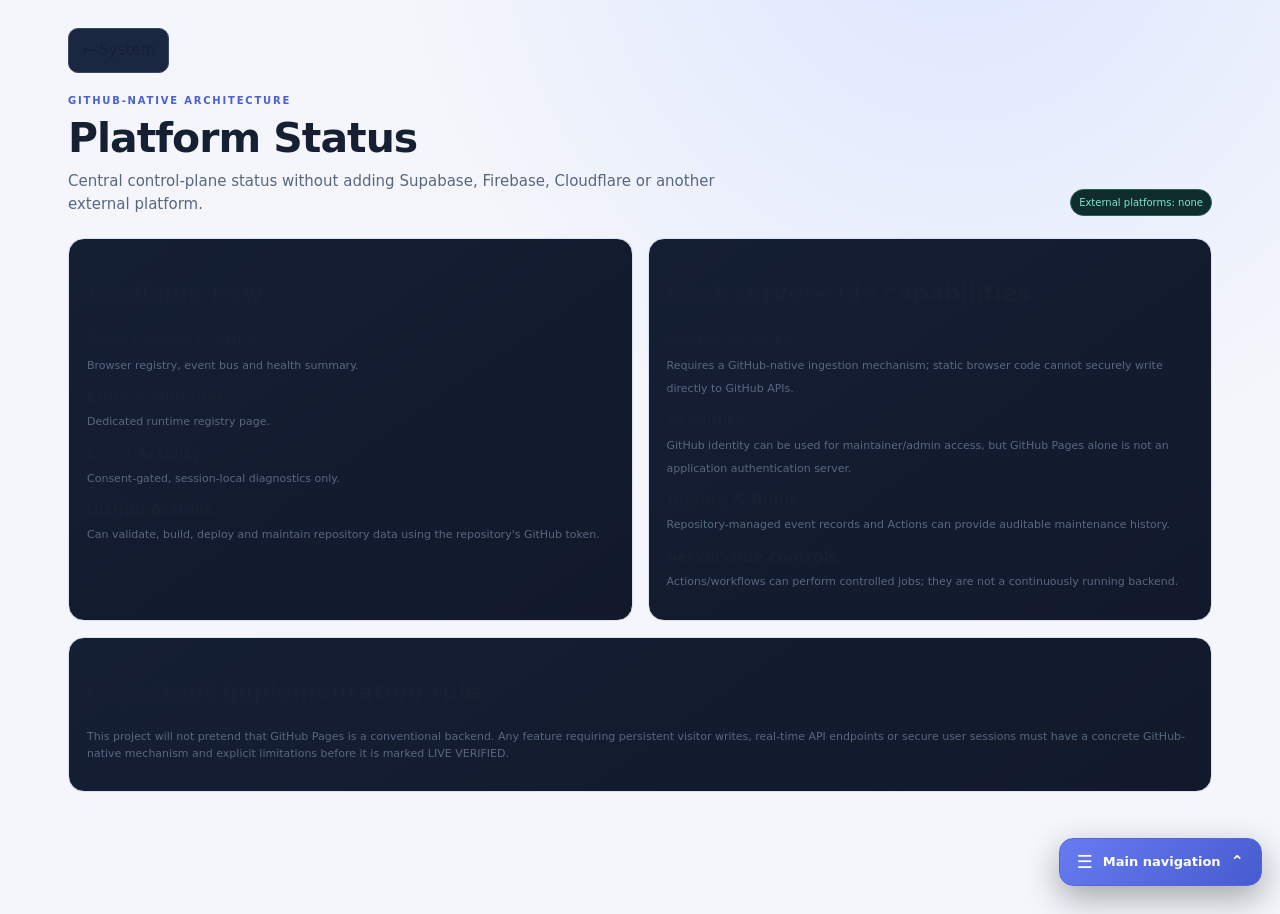
<file: pages/platform-status.html>
<!doctype html><html lang="en"><head><meta charset="utf-8"><meta name="viewport" content="width=device-width,initial-scale=1"><meta name="theme-color" content="#10172a"><title>Platform Status · Telegram Bot Master Catalog</title><link rel="stylesheet" href="../assets/css/app.css"><style>.standalone{max-width:1180px;margin:0 auto;padding:28px 18px}.back{display:inline-block;margin-bottom:20px}.item{margin:10px 0}.item strong{display:block}.note{margin-top:16px}</style></head><body><main class="standalone"><a class="button back" href="../index.html#system">← System</a><div class="pagehead"><div><div class="eyebrow">GitHub-native architecture</div><h1>Platform Status</h1><p>Central control-plane status without adding Supabase, Firebase, Cloudflare or another external platform.</p></div><span class="tag green">External platforms: none</span></div><div class="grid split"><div class="card"><h2>Available now</h2><div class="item"><strong>Main Engine runtime</strong><span class="sub">Browser registry, event bus and health summary.</span></div><div class="item"><strong>Engine Manager</strong><span class="sub">Dedicated runtime registry page.</span></div><div class="item"><strong>Local Activity</strong><span class="sub">Consent-gated, session-local diagnostics only.</span></div><div class="item"><strong>GitHub Actions</strong><span class="sub">Can validate, build, deploy and maintain repository data using the repository's GitHub token.</span></div></div><div class="card"><h2>Next server-side capabilities</h2><div class="item"><strong>Visitor Analytics</strong><span class="sub">Requires a GitHub-native ingestion mechanism; static browser code cannot securely write directly to GitHub APIs.</span></div><div class="item"><strong>Accounts</strong><span class="sub">GitHub identity can be used for maintainer/admin access, but GitHub Pages alone is not an application authentication server.</span></div><div class="item"><strong>History & Audit</strong><span class="sub">Repository-managed event records and Actions can provide auditable maintenance history.</span></div><div class="item"><strong>Server-side controls</strong><span class="sub">Actions/workflows can perform controlled jobs; they are not a continuously running backend.</span></div></div></div><div class="card note"><h2>Important implementation rule</h2><p class="sub">This project will not pretend that GitHub Pages is a conventional backend. Any feature requiring persistent visitor writes, real-time API endpoints or secure user sessions must have a concrete GitHub-native mechanism and explicit limitations before it is marked LIVE VERIFIED.</p></div></main><script src="../assets/js/global-bottom-nav.js"></script></body></html>
</file>
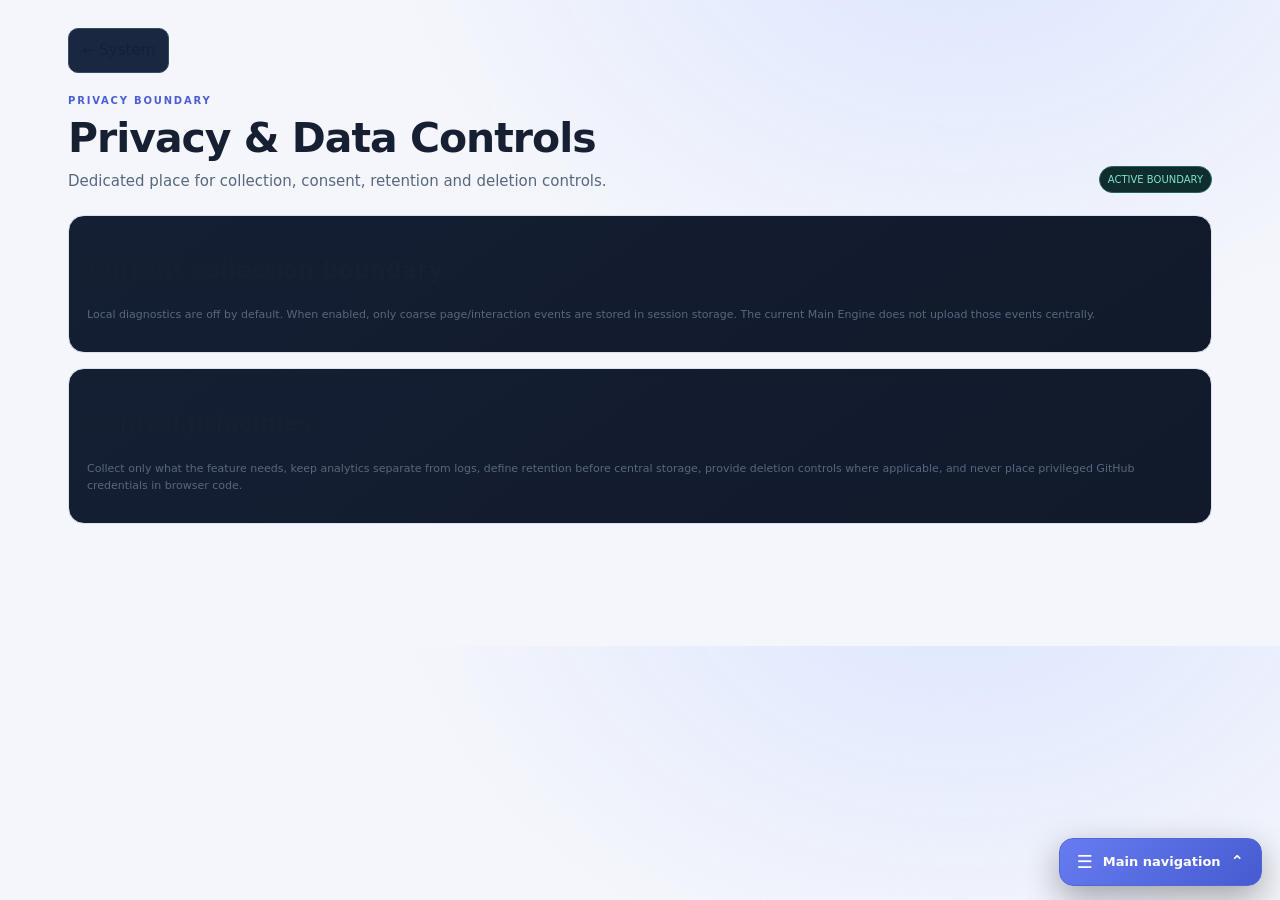
<file: pages/privacy-data-controls.html>
<!doctype html><html lang="en"><head><meta charset="utf-8"><meta name="viewport" content="width=device-width,initial-scale=1"><meta name="theme-color" content="#10172a"><title>Privacy & Data Controls · Telegram Bot Master Catalog</title><link rel="stylesheet" href="../assets/css/app.css"></head><body><main style="max-width:1180px;margin:0 auto;padding:28px 18px"><a class="button" href="../index.html#system">← System</a><div class="pagehead" style="margin-top:20px"><div><div class="eyebrow">Privacy boundary</div><h1>Privacy & Data Controls</h1><p>Dedicated place for collection, consent, retention and deletion controls.</p></div><span class="tag green">ACTIVE BOUNDARY</span></div><div class="card"><h2>Current collection boundary</h2><p class="sub">Local diagnostics are off by default. When enabled, only coarse page/interaction events are stored in session storage. The current Main Engine does not upload those events centrally.</p></div><div class="card" style="margin-top:15px"><h2>Control principles</h2><p class="sub">Collect only what the feature needs, keep analytics separate from logs, define retention before central storage, provide deletion controls where applicable, and never place privileged GitHub credentials in browser code.</p></div></main><script src="../assets/js/global-bottom-nav.js"></script></body></html>
</file>
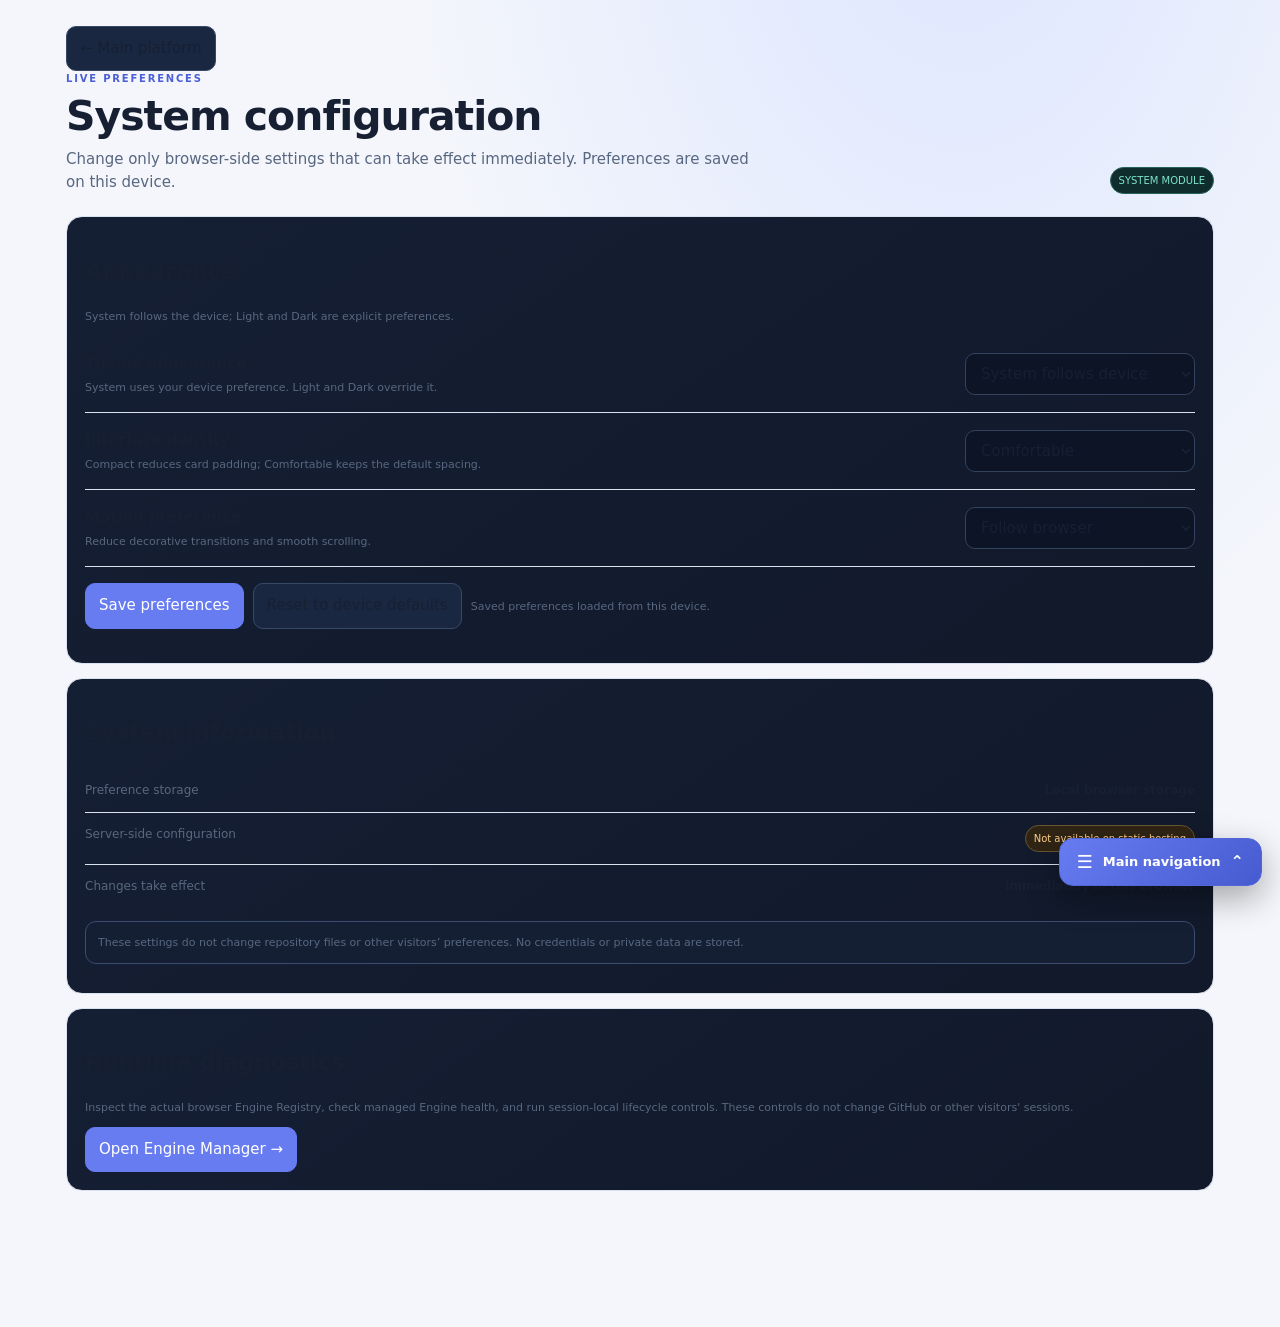
<file: pages/system-configuration.html>
<!doctype html><html lang="en"><head><meta charset="utf-8"><meta name="viewport" content="width=device-width,initial-scale=1"><meta name="theme-color" content="#10172a"><title>System configuration · Telegram Bot Master Catalog</title><link rel="stylesheet" href="../assets/css/app.css"><style>
.standalone{max-width:1180px;margin:0 auto;padding:26px 16px 42px}.system-subnav{display:grid;grid-template-columns:repeat(4,minmax(0,1fr));gap:10px;margin:20px 0}.system-subnav a{display:grid;grid-template-columns:34px 1fr;align-items:center;column-gap:10px;padding:14px;border:1px solid var(--line);border-radius:13px;background:var(--surface2);color:var(--text);text-decoration:none;min-width:0}.system-subnav a>span{grid-row:span 2;width:34px;height:34px;display:grid;place-items:center;background:#263657;border-radius:10px}.system-subnav strong{font-size:12px}.system-subnav small{font-size:10px;color:var(--muted)}.system-subnav a[aria-current=page]{border-color:var(--accent);box-shadow:inset 0 0 0 1px var(--accent)}.metric-grid{display:grid;grid-template-columns:repeat(3,minmax(0,1fr));gap:12px}.metric{border:1px solid var(--line);border-radius:14px;padding:16px;background:var(--surface2);min-width:0}.metric .label{font-size:11px;color:var(--muted)}.metric .value{font-size:clamp(21px,3vw,30px);font-weight:750;overflow-wrap:anywhere;margin:6px 0}.metric .detail{font-size:10px;color:var(--muted)}.setting-row{display:flex;align-items:center;justify-content:space-between;gap:16px;padding:16px 0;border-bottom:1px solid var(--line)}.setting-row:last-child{border-bottom:0}.setting-row p{margin:4px 0 0;color:var(--muted);font-size:11px}.version-list{display:grid;gap:13px}.version-card{border:1px solid var(--line);border-radius:15px;padding:17px;background:var(--surface2)}.version-top{display:flex;align-items:flex-start;justify-content:space-between;gap:12px}.version-card h2{font-size:16px;margin:4px 0 8px;overflow-wrap:anywhere}.version-card p{color:var(--muted);font-size:12px;margin:6px 0}.version-card a{color:var(--accent)}.live-dot{display:inline-block;width:8px;height:8px;border-radius:50%;background:#45d6ad;margin-right:7px}.muted{color:var(--muted)}.system-toolbar{display:flex;align-items:center;gap:9px;flex-wrap:wrap;margin:16px 0}.system-toolbar button{cursor:pointer}
@media(max-width:850px){.system-subnav{grid-template-columns:repeat(2,minmax(0,1fr))}.metric-grid{grid-template-columns:repeat(2,minmax(0,1fr))}}
@media(max-width:480px){.system-subnav{grid-template-columns:1fr 1fr;gap:7px}.system-subnav a{padding:10px;grid-template-columns:27px 1fr;column-gap:7px}.system-subnav a>span{width:27px;height:30px}.system-subnav strong{font-size:10px}.system-subnav small{font-size:9px}.metric-grid{grid-template-columns:1fr 1fr}.setting-row{align-items:flex-start;flex-direction:column}.setting-row .field{max-width:none}}
:root[data-density=compact] .card{padding:13px}:root[data-motion=reduce] *, :root[data-motion=reduce] *::before, :root[data-motion=reduce] *::after{animation:none!important;transition:none!important;scroll-behavior:auto!important}
</style></head><body>
<main class="standalone"><a class="button" href="../index.html">← Main platform</a><div class="pagehead"><div><div class="eyebrow">Live preferences</div><h1>System configuration</h1><p>Change only browser-side settings that can take effect immediately. Preferences are saved on this device.</p></div><span class="tag green">SYSTEM MODULE</span></div>
<div class="card"><h2>Appearance</h2><p class="sub">System follows the device; Light and Dark are explicit preferences.</p>
<div class="setting-row"><div><strong>Theme appearance</strong><p>System uses your device preference. Light and Dark override it.</p></div><select id="themeSelect" class="field" style="max-width:230px" aria-label="Choose theme"><option value="system">System follows device</option><option value="light">Light</option><option value="dark">Dark</option></select></div>
<div class="setting-row"><div><strong>Interface density</strong><p>Compact reduces card padding; Comfortable keeps the default spacing.</p></div><select id="densitySelect" class="field" style="max-width:230px" aria-label="Choose interface density"><option value="comfortable">Comfortable</option><option value="compact">Compact</option></select></div>
<div class="setting-row"><div><strong>Motion preference</strong><p>Reduce decorative transitions and smooth scrolling.</p></div><select id="motionSelect" class="field" style="max-width:230px" aria-label="Choose motion preference"><option value="system">Follow browser</option><option value="reduce">Reduce motion</option></select></div>
<div class="system-toolbar"><button class="button primary" id="saveSettings">Save preferences</button><button class="button" id="resetSettings">Reset to device defaults</button><span id="settingsStatus" class="sub" aria-live="polite">Reading saved preferences…</span></div></div>
<div class="card" style="margin-top:14px"><h2>System information</h2><div class="profilemeta"><div class="metarow"><span>Preference storage</span><strong>Local browser storage</strong></div><div class="metarow"><span>Server-side configuration</span><span class="tag amber">Not available on static hosting</span></div><div class="metarow"><span>Changes take effect</span><strong>Immediately in this browser</strong></div></div><p class="notice">These settings do not change repository files or other visitors’ preferences. No credentials or private data are stored.</p></div>
<div class="card" style="margin-top:14px"><h2>Runtime diagnostics</h2><p class="sub">Inspect the actual browser Engine Registry, check managed Engine health, and run session-local lifecycle controls. These controls do not change GitHub or other visitors' sessions.</p><a class="button primary" href="./engine-manager.html">Open Engine Manager →</a></div>
</main><script src="../assets/js/system-configuration.js"></script><script src="../assets/js/global-bottom-nav.js"></script></body></html>
</file>
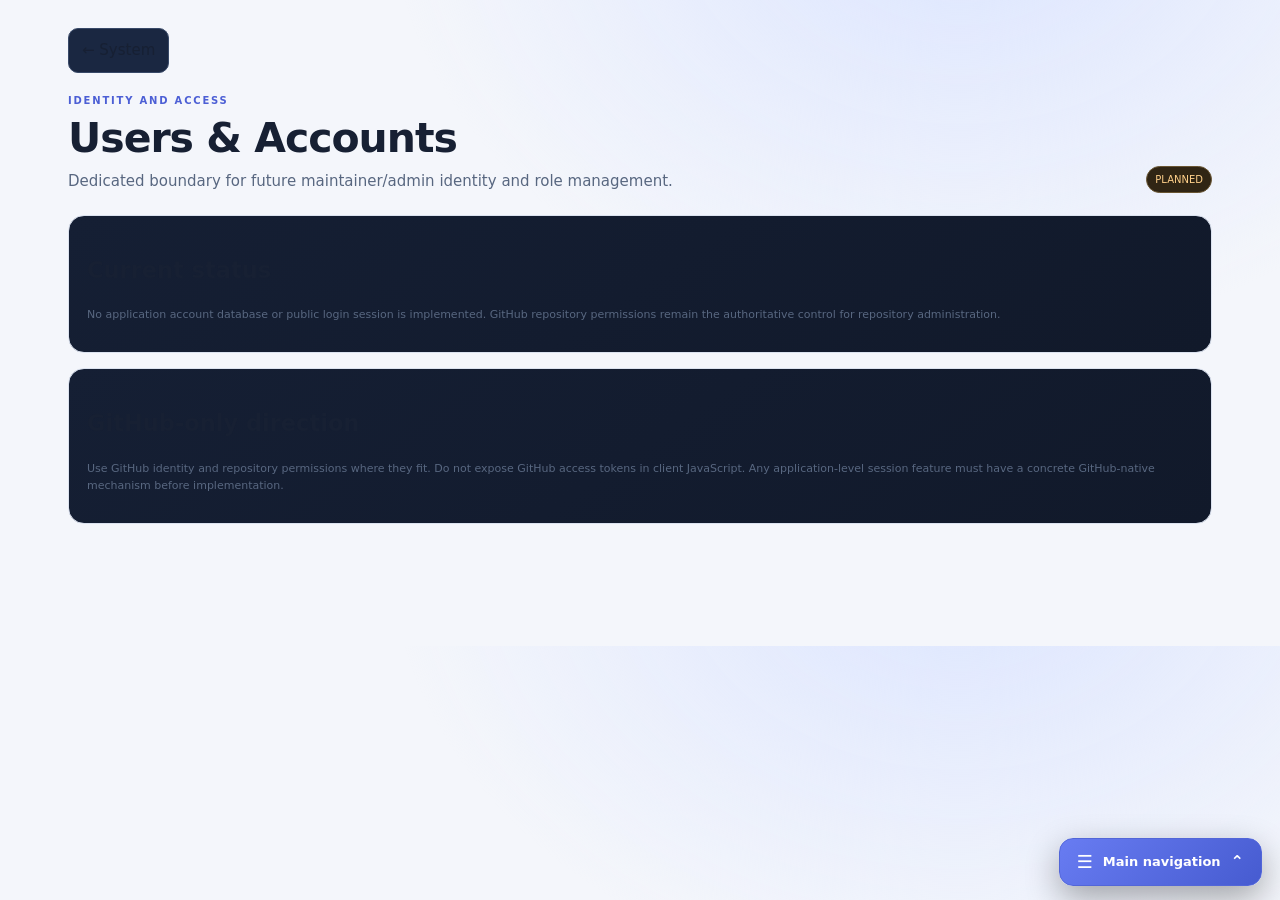
<file: pages/users-accounts.html>
<!doctype html><html lang="en"><head><meta charset="utf-8"><meta name="viewport" content="width=device-width,initial-scale=1"><meta name="theme-color" content="#10172a"><title>Users & Accounts · Telegram Bot Master Catalog</title><link rel="stylesheet" href="../assets/css/app.css"></head><body><main style="max-width:1180px;margin:0 auto;padding:28px 18px"><a class="button" href="../index.html#system">← System</a><div class="pagehead" style="margin-top:20px"><div><div class="eyebrow">Identity and access</div><h1>Users & Accounts</h1><p>Dedicated boundary for future maintainer/admin identity and role management.</p></div><span class="tag amber">PLANNED</span></div><div class="card"><h2>Current status</h2><p class="sub">No application account database or public login session is implemented. GitHub repository permissions remain the authoritative control for repository administration.</p></div><div class="card" style="margin-top:15px"><h2>GitHub-only direction</h2><p class="sub">Use GitHub identity and repository permissions where they fit. Do not expose GitHub access tokens in client JavaScript. Any application-level session feature must have a concrete GitHub-native mechanism before implementation.</p></div></main><script src="../assets/js/global-bottom-nav.js"></script></body></html>
</file>
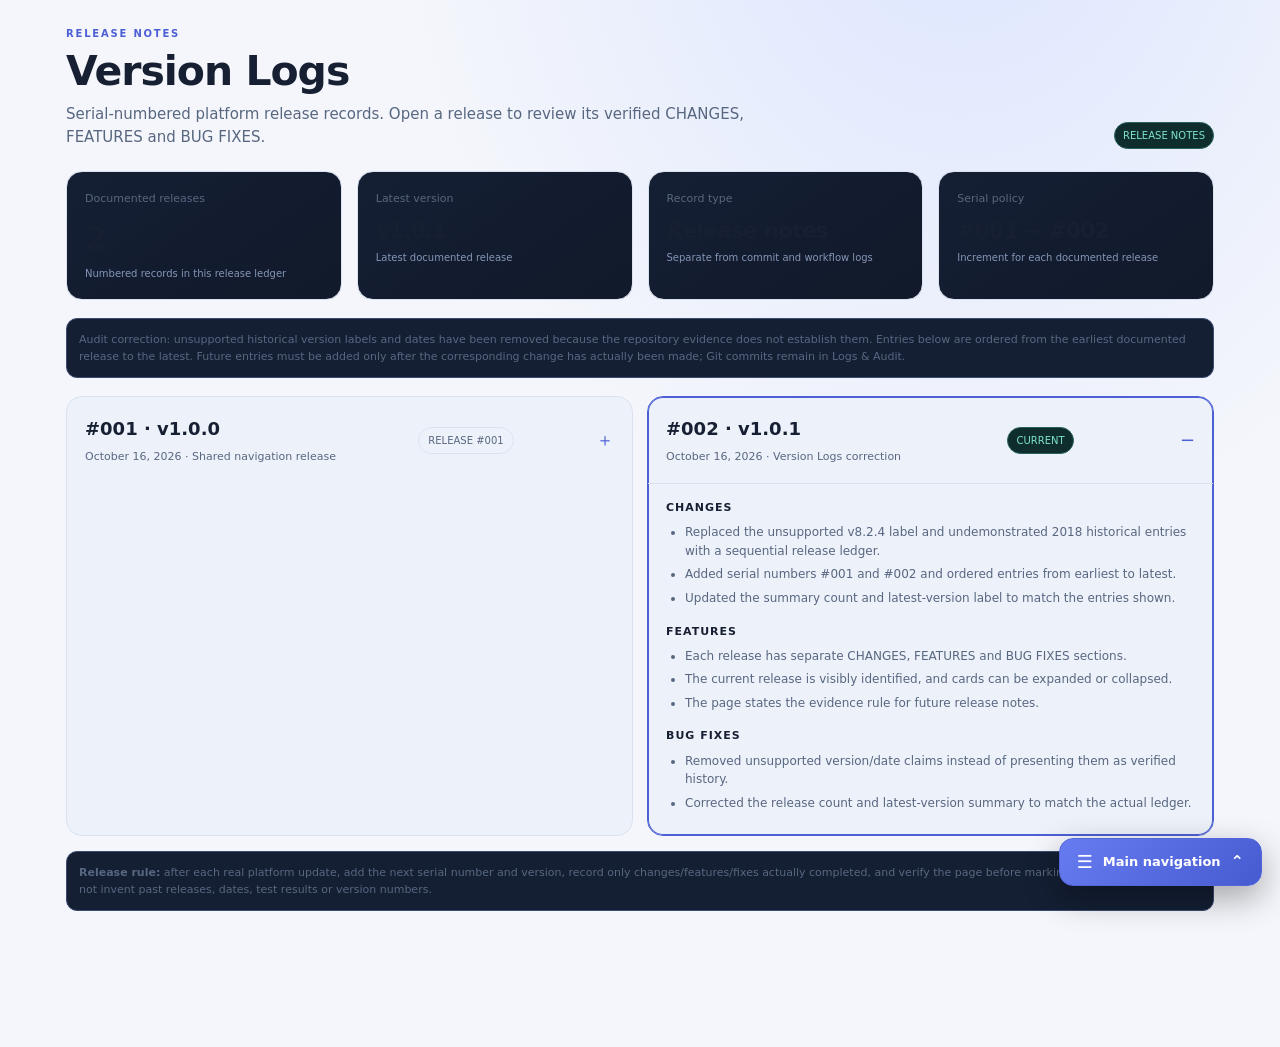
<file: pages/version-logs.html>
<!doctype html>
<html lang="en">
<head>
<meta charset="utf-8"><meta name="viewport" content="width=device-width,initial-scale=1"><meta name="theme-color" content="#10172a">
<title>Version Logs · Telegram Bot Master Catalog</title>
<link rel="stylesheet" href="../assets/css/app.css">
<style>
.standalone{max-width:1180px;margin:0 auto;padding:26px 16px 42px}.release-intro{margin:18px 0}.release-list{display:grid;grid-template-columns:repeat(2,minmax(0,1fr));gap:14px}.release-card{border:1px solid var(--line);border-radius:16px;background:var(--surface2);overflow:hidden;min-width:0}.release-card summary{list-style:none;cursor:pointer;padding:18px;display:flex;align-items:center;justify-content:space-between;gap:12px}.release-card summary::-webkit-details-marker{display:none}.release-card summary:after{content:"＋";font-size:18px;color:var(--accent)}.release-card[open] summary:after{content:"−"}.release-card summary:hover{background:color-mix(in srgb,var(--accent) 7%,transparent)}.release-title{min-width:0}.release-title h2{font-size:18px;margin:0 0 5px;overflow-wrap:anywhere}.release-title p{font-size:11px;color:var(--muted);margin:0}.release-body{padding:0 18px 18px;border-top:1px solid var(--line)}.release-section{margin-top:15px}.release-section h3{font-size:11px;letter-spacing:1px;margin:0 0 7px}.release-section ul{padding-left:19px;margin:0;color:var(--muted);font-size:12px}.release-section li{margin:5px 0}.release-badge{display:inline-flex;border:1px solid var(--line);border-radius:99px;padding:5px 9px;font-size:10px;color:var(--muted);white-space:nowrap}.release-note{margin-top:15px}.release-card.current{border-color:var(--accent);box-shadow:inset 0 0 0 1px var(--accent)}@media(max-width:760px){.release-list{grid-template-columns:1fr}.release-card summary{padding:15px}.release-body{padding:0 15px 15px}}
</style>
</head>
<body>
<main class="standalone">
  <div class="pagehead"><div><div class="eyebrow">Release notes</div><h1>Version Logs</h1><p>Serial-numbered platform release records. Open a release to review its verified CHANGES, FEATURES and BUG FIXES.</p></div><span class="tag green">RELEASE NOTES</span></div>
  <div class="grid stats">
    <div class="card"><div class="statlabel">Documented releases</div><strong class="statvalue" id="releaseCount">2</strong><div class="statfoot">Numbered records in this release ledger</div></div>
    <div class="card"><div class="statlabel">Latest version</div><strong class="statvalue" style="font-size:22px" id="releaseLatest">v1.0.1</strong><div class="statfoot">Latest documented release</div></div>
    <div class="card"><div class="statlabel">Record type</div><strong class="statvalue" style="font-size:22px">Release notes</strong><div class="statfoot">Separate from commit and workflow logs</div></div>
    <div class="card"><div class="statlabel">Serial policy</div><strong class="statvalue" style="font-size:22px">#001 → #002</strong><div class="statfoot">Increment for each documented release</div></div>
  </div>
  <p class="notice release-intro">Audit correction: unsupported historical version labels and dates have been removed because the repository evidence does not establish them. Entries below are ordered from the earliest documented release to the latest. Future entries must be added only after the corresponding change has actually been made; Git commits remain in Logs &amp; Audit.</p>
  <div id="releaseList" class="release-list">
    <details class="release-card">
      <summary><div class="release-title"><h2>#001 · v1.0.0</h2><p>October 16, 2026 · Shared navigation release</p></div><span class="release-badge">RELEASE #001</span></summary>
      <div class="release-body">
        <div class="release-section"><h3>CHANGES</h3><ul>
          <li>Introduced a shared bottom-positioned Main navigation module for platform pages.</li>
          <li>Grouped System configuration, Logs &amp; Audit, Version Logs and Live information under the System submenu.</li>
          <li>Kept human-readable release notes separate from GitHub commit/workflow history.</li>
        </ul></div>
        <div class="release-section"><h3>FEATURES</h3><ul>
          <li>Expandable Main navigation panel with links to the platform's primary sections.</li>
          <li>Collapsible System submenu shared by standalone System pages.</li>
          <li>Responsive release-card layout using the platform's existing CSS theme.</li>
        </ul></div>
        <div class="release-section"><h3>BUG FIXES</h3><ul>
          <li>Removed the former duplicate/legacy navigation from the updated pages.</li>
        </ul></div>
      </div>
    </details>
    <details class="release-card current" open>
      <summary><div class="release-title"><h2>#002 · v1.0.1</h2><p>October 16, 2026 · Version Logs correction</p></div><span class="tag green">CURRENT</span></summary>
      <div class="release-body">
        <div class="release-section"><h3>CHANGES</h3><ul>
          <li>Replaced the unsupported v8.2.4 label and undemonstrated 2018 historical entries with a sequential release ledger.</li>
          <li>Added serial numbers #001 and #002 and ordered entries from earliest to latest.</li>
          <li>Updated the summary count and latest-version label to match the entries shown.</li>
        </ul></div>
        <div class="release-section"><h3>FEATURES</h3><ul>
          <li>Each release has separate CHANGES, FEATURES and BUG FIXES sections.</li>
          <li>The current release is visibly identified, and cards can be expanded or collapsed.</li>
          <li>The page states the evidence rule for future release notes.</li>
        </ul></div>
        <div class="release-section"><h3>BUG FIXES</h3><ul>
          <li>Removed unsupported version/date claims instead of presenting them as verified history.</li>
          <li>Corrected the release count and latest-version summary to match the actual ledger.</li>
        </ul></div>
      </div>
    </details>
  </div>
  <div class="notice release-note"><strong>Release rule:</strong> after each real platform update, add the next serial number and version, record only changes/features/fixes actually completed, and verify the page before marking the release current. Do not invent past releases, dates, test results or version numbers.</div>
</main>
<script src="../assets/js/global-bottom-nav.js"></script>
</body>
</html>
</file>
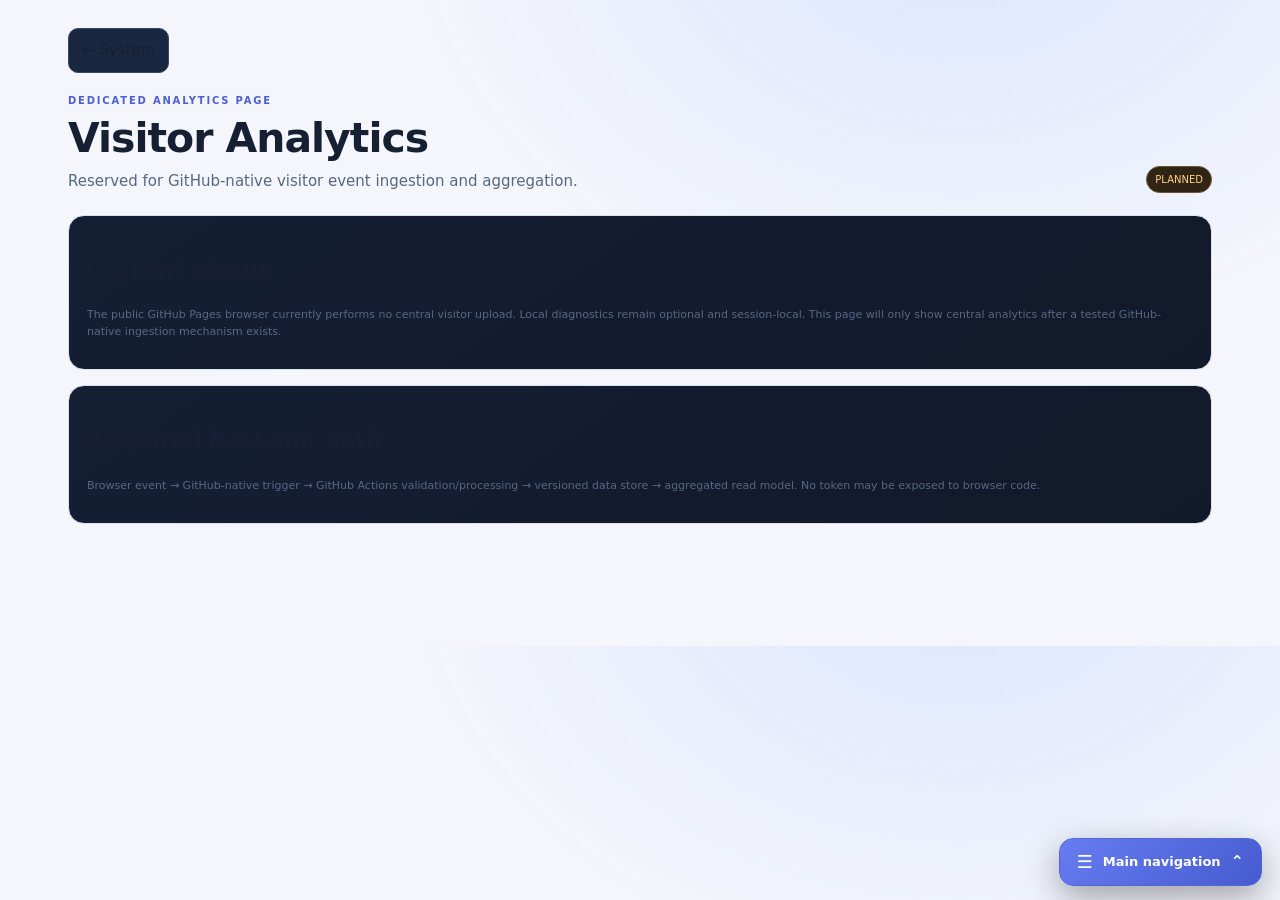
<file: pages/visitor-analytics.html>
<!doctype html><html lang="en"><head><meta charset="utf-8"><meta name="viewport" content="width=device-width,initial-scale=1"><meta name="theme-color" content="#10172a"><title>Visitor Analytics · Telegram Bot Master Catalog</title><link rel="stylesheet" href="../assets/css/app.css"></head><body><main style="max-width:1180px;margin:0 auto;padding:28px 18px"><a class="button" href="../index.html#system">← System</a><div class="pagehead" style="margin-top:20px"><div><div class="eyebrow">Dedicated analytics page</div><h1>Visitor Analytics</h1><p>Reserved for GitHub-native visitor event ingestion and aggregation.</p></div><span class="tag amber">PLANNED</span></div><div class="card"><h2>Current status</h2><p class="sub">The public GitHub Pages browser currently performs no central visitor upload. Local diagnostics remain optional and session-local. This page will only show central analytics after a tested GitHub-native ingestion mechanism exists.</p></div><div class="card" style="margin-top:15px"><h2>Required backend path</h2><p class="sub">Browser event → GitHub-native trigger → GitHub Actions validation/processing → versioned data store → aggregated read model. No token may be exposed to browser code.</p></div></main><script src="../assets/js/global-bottom-nav.js"></script></body></html>
</file>
<file: assets/css/app.css>
:root{color-scheme:dark;--bg:#0b1020;--surface:#121a2d;--surface2:#18233a;--line:#293751;--text:#f3f6ff;--muted:#a0aec7;--accent:#8b9cff;--accent2:#62d9c2;--danger:#ff9d9d;--shadow:0 14px 40px #0003}*{box-sizing:border-box}html{scroll-behavior:smooth}body{margin:0;background:radial-gradient(ellipse at 75% -15%,#25396a 0,transparent 42%),var(--bg);color:var(--text);font:15px/1.55 Inter,ui-sans-serif,system-ui,-apple-system,BlinkMacSystemFont,"Segoe UI",sans-serif}button,input,select{font:inherit}button,a,select{touch-action:manipulation}button:focus-visible,a:focus-visible,input:focus-visible,select:focus-visible{outline:2px solid var(--accent);outline-offset:3px}.shell{min-height:100vh;display:grid;grid-template-columns:250px minmax(0,1fr)}.sidebar{position:sticky;top:0;height:100vh;padding:20px 15px;background:#0c1324;border-right:1px solid var(--line);display:flex;flex-direction:column;gap:24px;z-index:5}.brand{display:flex;align-items:center;gap:11px;padding:3px 7px}.brandmark{width:40px;height:40px;display:grid;place-items:center;border-radius:13px;background:linear-gradient(135deg,#6687ff,#8c62e8);font-size:21px;flex:none}.brand strong{display:block;font-size:13px}.brand small{color:var(--muted);font-size:9px;letter-spacing:1.5px}.navlabel{padding:0 11px;color:#7384a6;font-size:10px;letter-spacing:1.7px;font-weight:800}.nav{display:grid;gap:6px}.nav>a{display:flex;align-items:center;gap:11px;padding:11px 12px;border-radius:11px;color:var(--muted);text-decoration:none}.nav>a:hover,.nav>a.active{background:#1c2944;color:var(--text)}.nav>a.active{box-shadow:inset 3px 0 var(--accent)}.nav-parent{width:100%;display:flex;align-items:center;gap:11px;padding:11px 12px;border:0;border-radius:11px;background:#1c2944;color:var(--text);text-align:left;font:inherit;cursor:pointer}.nav-parent .navicon{width:22px;text-align:center;font-size:17px}.nav-chevron{margin-left:auto;color:var(--muted);transition:transform .15s}.nav-parent[aria-expanded=false] .nav-chevron{transform:rotate(-90deg)}.nav-submenu{display:grid;gap:4px;margin:0 0 5px 17px;padding:5px 0 5px 10px;border-left:1px solid #354565}.nav-submenu[hidden]{display:none}.nav-submenu a{display:flex;align-items:center;gap:8px;padding:9px 10px;border-radius:9px;color:var(--muted);font-size:11px;text-decoration:none;line-height:1.3}.nav-submenu a:hover,.nav-submenu a[aria-current=page]{background:#18253d;color:var(--text)}.subnavicon{width:16px;text-align:center;font-size:13px}.navicon{width:22px;text-align:center;font-size:17px}.sidebarbottom{margin-top:auto;border:1px solid var(--line);background:#121b2e;border-radius:14px;padding:13px;color:var(--muted);font-size:11px}.online{display:inline-block;width:7px;height:7px;border-radius:50%;background:var(--accent2);margin-right:6px}main{min-width:0;padding:24px clamp(14px,3vw,42px) 42px}.topbar{display:flex;justify-content:space-between;align-items:center;gap:12px;margin-bottom:28px}.breadcrumb{font-size:12px;color:var(--muted)}.topright{display:flex;align-items:center;gap:8px}.status,.tag{display:inline-flex;align-items:center;border:1px solid #364661;border-radius:99px;padding:5px 8px;font-size:10px;white-space:nowrap;color:#b9c8e2}.status{border-color:#275b55;background:#112c2d;color:var(--accent2)}.tag.green{border-color:#276259;background:#102d2d;color:#7ee4cc}.tag.amber{border-color:#695532;background:#302514;color:#ffd08a}.tag.red{border-color:#7b3b48;background:#321923;color:#ffb2bd}.tag.blue{border-color:#40577e;background:#182640;color:#a9c1ed}.button{display:inline-flex;justify-content:center;align-items:center;gap:7px;border:1px solid #384968;background:#1a2741;color:var(--text);border-radius:10px;padding:10px 13px;cursor:pointer;text-decoration:none;white-space:nowrap}.button:hover{background:#263755}.button.primary{background:#687cf2;border-color:#687cf2;color:#fff}.button:disabled{opacity:.45;cursor:not-allowed}.page{display:none}.page.active{display:block}.eyebrow{color:var(--accent);font-size:10px;font-weight:800;letter-spacing:1.8px;text-transform:uppercase}.pagehead{display:flex;justify-content:space-between;align-items:flex-end;gap:18px;margin-bottom:22px}.pagehead h1{font-size:clamp(28px,3.2vw,42px);line-height:1.1;letter-spacing:-1px;margin:7px 0 9px}.pagehead p{max-width:700px;color:var(--muted);margin:0}.grid{display:grid;gap:15px}.stats{grid-template-columns:repeat(4,minmax(0,1fr));margin:18px 0}.card{background:linear-gradient(145deg,#151f34,#11192a);border:1px solid var(--line);border-radius:16px;padding:18px;min-width:0}.statlabel{display:flex;justify-content:space-between;gap:8px;color:var(--muted);font-size:11px}.statvalue{display:block;font-size:clamp(24px,2.5vw,33px);font-weight:750;letter-spacing:-1px;margin:7px 0 2px}.statfoot{font-size:10px;color:#8496b6}.homegrid{grid-template-columns:minmax(0,1.35fr) minmax(250px,.8fr)}.welcome{padding:clamp(22px,4vw,38px);min-height:235px;position:relative;overflow:hidden}.welcome:after{content:"✦";position:absolute;right:7%;top:8%;font-size:150px;line-height:1;color:#8295ff12;pointer-events:none}.welcome h2{font-size:clamp(24px,3vw,35px);line-height:1.15;max-width:560px;margin:11px 0}.welcome p{color:var(--muted);max-width:560px}.actions{display:flex;gap:9px;flex-wrap:wrap;margin-top:20px}.quicklinks{display:grid;gap:9px}.quicklink{display:flex;align-items:center;gap:12px;padding:13px;border:1px solid var(--line);border-radius:12px;text-decoration:none;color:var(--text);background:#111a2c}.quicklink-button{width:100%;text-align:left;font:inherit;cursor:pointer}.quicklink-button:hover{border-color:var(--accent)}.quickicon{width:38px;height:38px;display:grid;place-items:center;background:#202d4a;border-radius:11px;flex:none}.quicklink strong{display:block;font-size:12px}.quicklink small{color:var(--muted);font-size:10px}.arrow{margin-left:auto;color:var(--muted)}.split{grid-template-columns:repeat(2,minmax(0,1fr))}.barlist{display:grid;gap:13px}.barrow{display:grid;grid-template-columns:minmax(95px,1fr) minmax(70px,2fr) auto;align-items:center;gap:10px;font-size:11px}.bartrack{height:8px;background:#26324a;border-radius:99px;overflow:hidden}.barfill{height:100%;background:linear-gradient(90deg,#7288ff,#60d8c0);border-radius:99px}.barvalue{color:var(--muted)}.filterbar{display:grid;grid-template-columns:minmax(180px,2fr) repeat(4,minmax(115px,1fr));gap:9px}.field{width:100%;min-width:0;background:#0c1425;color:var(--text);border:1px solid #33435f;border-radius:10px;padding:10px 11px}.field::placeholder{color:#7889a8}.search{position:relative}.search .field{padding-left:35px}.searchicon{position:absolute;left:12px;top:9px;color:#8192b0}.tablecard{padding:0;overflow:hidden}.tablehead{padding:16px 17px;display:flex;justify-content:space-between;align-items:center;gap:10px;border-bottom:1px solid var(--line)}.tablehead h2{font-size:15px;margin:0}.sub{color:var(--muted);font-size:11px}.tablewrap{width:100%;overflow:auto}table{border-collapse:collapse;width:100%;min-width:790px}th,td{text-align:left;padding:12px 13px;border-bottom:1px solid #25324a}th{background:#0e1729;color:#8798b7;font-size:9px;text-transform:uppercase;letter-spacing:.8px}td{font-size:11px;color:#dce5f7}.botlink{color:#f2f5ff;font-weight:700;text-decoration:none}.botlink:hover{color:var(--accent)}.mono{font:10px ui-monospace,SFMono-Regular,monospace;color:#91a7ca}.pagination{display:flex;align-items:center;justify-content:space-between;gap:10px;padding:14px 17px;color:var(--muted);font-size:11px}.pagbuttons{display:flex;gap:6px}.empty{text-align:center;padding:30px;color:var(--muted)}.notice{margin-top:13px;border:1px solid #3c4c70;background:#141f34;border-radius:11px;padding:12px;color:var(--muted);font-size:11px}.detailhero{display:flex;align-items:flex-start;gap:14px;padding:23px}.detailmark{width:54px;height:54px;display:grid;place-items:center;flex:none;border-radius:15px;background:linear-gradient(135deg,#263d73,#493c7c);font-size:23px}.detailhero h2{font-size:clamp(22px,3vw,31px);margin:2px 0 5px}.detailhero p{margin:0;color:var(--muted)}.detailgrid{grid-template-columns:repeat(2,minmax(0,1fr));margin-top:15px}.detailitem label{display:block;color:#8fa1c0;font-size:9px;text-transform:uppercase;letter-spacing:1px;margin-bottom:6px}.detailitem p{white-space:pre-wrap;overflow-wrap:anywhere;margin:0}.detailitem.wide{grid-column:1/-1}.profilegrid{grid-template-columns:minmax(230px,.7fr) minmax(0,1.3fr)}.profilecard{text-align:center;padding:27px}.avatar{width:76px;height:76px;margin:0 auto 13px;border-radius:24px;display:grid;place-items:center;background:linear-gradient(135deg,#7289ff,#5acfbf);font-size:29px;font-weight:800}.profilecard h2{font-size:19px;margin:4px 0}.profilecard p{color:var(--muted);font-size:11px;margin:3px}.profilemeta{display:grid}.metarow{display:flex;justify-content:space-between;gap:14px;padding:12px 0;border-bottom:1px solid var(--line);font-size:12px}.metarow:last-child{border:0}.metarow span:first-child{color:var(--muted)}.systemlist{display:grid;gap:9px}.systemrow{display:flex;align-items:center;gap:12px;padding:14px;border:1px solid var(--line);border-radius:11px;background:#111a2c}.systemicon{width:36px;height:36px;display:grid;place-items:center;border-radius:10px;background:#202e49;flex:none}.systemrow>div:nth-child(2){min-width:0;flex:1}.systemrow strong{display:block;font-size:12px}.systemrow p{margin:3px 0 0;color:var(--muted);font-size:10px}.runtime-grid{grid-template-columns:repeat(2,minmax(0,1fr))}.runtime-headline{display:flex;align-items:flex-start;justify-content:space-between;gap:12px;margin-bottom:13px}.runtime-headline>div:first-child>strong{font-size:16px}.runtime-headline p{margin:3px 0 0;color:var(--muted);font-size:10px}.runtime-meta{display:flex;gap:7px;align-items:center;flex-wrap:wrap;justify-content:flex-end;color:var(--muted);font-size:9px}.theme-panel{display:grid;grid-template-columns:minmax(0,1fr) minmax(150px,.55fr);align-items:center;gap:14px}.theme-panel p{color:var(--muted);margin:3px 0 0;font-size:11px}.footer{text-align:center;color:#7183a3;font-size:10px;padding:23px 0 0}.bottom-nav,.more-menu{display:none}
:root[data-theme=light]{color-scheme:light;--bg:#f4f6fb;--surface:#fff;--surface2:#edf1fa;--line:#dbe2ef;--text:#172033;--muted:#586780;--accent:#4c5fd5;--accent2:#07866f;--danger:#b42318;--shadow:0 14px 40px #24365a1a}:root[data-theme=light] body{background:radial-gradient(ellipse at 75% -15%,#dce5ff 0,transparent 42%),var(--bg)}:root[data-theme=light] .sidebar,:root[data-theme=light] .card,:root[data-theme=light] .quicklink,:root[data-theme=light] .systemrow{background:#fff;border-color:var(--line)}:root[data-theme=light] .nav a:hover,:root[data-theme=light] .nav a.active{background:#e9edff;color:#172033}:root[data-theme=light] .button{background:#f0f3fb;color:var(--text);border-color:#d3dced}:root[data-theme=light] .button.primary{background:#4c5fd5;color:#fff;border-color:#4c5fd5}:root[data-theme=light] .field{background:#fff;color:var(--text);border-color:#cbd5e5}:root[data-theme=light] th{background:#edf1f8;color:#586780}:root[data-theme=light] td{color:#27354b;border-color:#e1e7f0}:root[data-theme=light] .bartrack{background:#e3e8f2}:root[data-theme=light] .notice{background:#f0f4ff;border-color:#d4def5;color:#465570}:root[data-theme=light] .status{background:#e5f7f1;border-color:#b7e7d9;color:#08745f}:root[data-theme=light] .quickicon,:root[data-theme=light] .systemicon{background:#e8edfb}
@media(prefers-color-scheme:light){:root:not([data-theme]){color-scheme:light;--bg:#f4f6fb;--surface:#fff;--surface2:#edf1fa;--line:#dbe2ef;--text:#172033;--muted:#586780;--accent:#4c5fd5;--accent2:#07866f;--danger:#b42318}:root:not([data-theme]) body{background:radial-gradient(ellipse at 75% -15%,#dce5ff 0,transparent 42%),var(--bg)}}
@media(max-width:1080px){.shell{grid-template-columns:215px minmax(0,1fr)}.stats{grid-template-columns:repeat(2,minmax(0,1fr))}.filterbar{grid-template-columns:repeat(2,minmax(0,1fr))}.homegrid{grid-template-columns:1fr}}
@media(max-width:720px){.shell{display:block;padding-bottom:calc(76px + env(safe-area-inset-bottom))}.sidebar{position:sticky;top:0;height:auto;padding:9px 12px;gap:0;border-right:0;border-bottom:1px solid var(--line);background:color-mix(in srgb,var(--bg) 94%,transparent);backdrop-filter:blur(12px)}.sidebar>div:nth-child(2){display:none}.bottom-nav{position:fixed;display:grid;grid-template-columns:repeat(4,minmax(0,1fr));gap:4px;left:0;right:0;bottom:0;z-index:20;padding:8px 8px calc(8px + env(safe-area-inset-bottom));background:color-mix(in srgb,var(--bg) 95%,transparent);border-top:1px solid var(--line);backdrop-filter:blur(16px)}.bottom-nav button{min-height:48px;border:0;border-radius:12px;background:transparent;color:var(--muted);display:flex;flex-direction:column;align-items:center;justify-content:center;gap:2px;font-size:10px;cursor:pointer}.bottom-nav button .navicon{font-size:17px;line-height:1.1}.bottom-nav button.active{background:var(--surface2);color:var(--accent);font-weight:700}.more-menu{position:fixed;display:none;bottom:calc(75px + env(safe-area-inset-bottom));left:10px;right:10px;z-index:21;padding:9px;border:1px solid var(--line);border-radius:15px;background:var(--bg);box-shadow:var(--shadow)}.more-menu.open{display:grid;gap:6px}.more-menu a{display:flex;align-items:center;gap:9px;padding:12px;border-radius:10px;color:var(--text);text-decoration:none;background:var(--surface2);border:1px solid var(--line)}.mobile-system-group{display:grid;gap:5px;padding:7px;border:1px solid var(--line);border-radius:12px;background:var(--surface)}.mobile-system-title{display:flex;align-items:center;gap:8px;padding:6px 5px 8px;color:var(--accent);font-size:12px}.mobile-system-group a{margin-left:12px;padding:10px;border:0;background:var(--surface2)}.brand{padding:0 3px}.brandmark{width:35px;height:35px;border-radius:11px}.brand strong{font-size:12px}.brand small{font-size:8px}.navlabel,.sidebarbottom{display:none}main{padding:16px 12px 28px}.topbar{margin-bottom:21px}.pagehead{align-items:flex-start;flex-direction:column;gap:12px;margin-bottom:19px}.pagehead h1{font-size:29px}.pagehead .button{width:100%}.stats{gap:9px;margin:14px 0}.card{padding:14px;border-radius:14px}.statvalue{font-size:24px}.filterbar{grid-template-columns:1fr}.tablehead{align-items:flex-start;flex-direction:column}.pagination{align-items:flex-start;flex-direction:column}.detailgrid,.split,.profilegrid{grid-template-columns:1fr}.detailitem.wide{grid-column:auto}.detailhero{padding:17px}.runtime-grid{grid-template-columns:1fr}.runtime-headline{flex-direction:column}.runtime-meta{justify-content:flex-start}.theme-panel{grid-template-columns:1fr}.systemrow{align-items:flex-start}.systemrow .tag{margin-top:2px}.tablewrap{overflow:visible}table{display:block;min-width:0;width:100%}table thead{display:none}table tbody{display:grid;gap:9px;padding:9px}table tbody tr{display:grid;grid-template-columns:minmax(0,1fr) minmax(0,1fr);gap:3px 8px;padding:10px;border:1px solid var(--line);border-radius:12px;background:var(--surface)}table tbody td{display:block;min-width:0;overflow-wrap:anywhere;padding:3px 2px;border:0;white-space:normal}table tbody td:nth-child(1){grid-column:1;grid-row:1}table tbody td:nth-child(2){grid-column:1/-1;grid-row:2;font-size:13px}table tbody td:nth-child(3){grid-column:1/-1;grid-row:3;color:var(--muted)}table tbody td:nth-child(4){grid-column:1;grid-row:4}table tbody td:nth-child(5){grid-column:2;grid-row:4}table tbody td:nth-child(6){grid-column:1;grid-row:5}table tbody td:nth-child(7){grid-column:2;grid-row:5;justify-self:end}table tbody td:nth-child(7) .button{min-height:44px}}
@media(max-width:380px){.stats{grid-template-columns:repeat(2,minmax(0,1fr))}.statvalue{font-size:21px}.status{padding:4px 6px}.breadcrumb{font-size:10px}}@media(prefers-reduced-motion:reduce){*,*::before,*::after{scroll-behavior:auto!important;transition:none!important;animation:none!important}}

/* Unified bottom navigation module — shared across every platform page */
body{padding-bottom:calc(94px + env(safe-area-inset-bottom))}
.tbmc-bottom-navigation{position:fixed;right:18px;bottom:calc(14px + env(safe-area-inset-bottom));z-index:1000;font-family:inherit;color:var(--text);isolation:isolate}
.tbmc-bottom-toggle{display:flex;align-items:center;justify-content:center;gap:10px;min-height:48px;padding:0 17px;border:1px solid #5266d8;border-radius:14px;background:linear-gradient(135deg,#687cf2,#465bd0);color:#fff;box-shadow:0 12px 34px #0005;font:inherit;font-size:13px;font-weight:600;line-height:1.2;cursor:pointer}
.tbmc-bottom-toggle:focus-visible,.tbmc-bottom-navigation a:focus-visible,.tbmc-system-toggle:focus-visible{outline:3px solid #9eb0ff;outline-offset:3px}
.tbmc-bottom-toggle-icon{font-size:18px}.tbmc-bottom-chevron{font-size:16px;transition:transform .18s}
.tbmc-bottom-toggle[aria-expanded=true] .tbmc-bottom-chevron{transform:rotate(180deg)}
.tbmc-bottom-panel{position:absolute;right:0;bottom:calc(100% + 10px);width:min(340px,calc(100vw - 24px));max-height:min(68vh,620px);overflow:auto;overscroll-behavior:contain;display:grid;gap:5px;padding:10px;border:1px solid var(--line);border-radius:17px;background:var(--bg);box-shadow:0 20px 65px #0007;backdrop-filter:blur(18px)}
.tbmc-bottom-panel[hidden],.tbmc-system-links[hidden]{display:none}
.tbmc-panel-heading{display:grid;grid-template-columns:25px 1fr;align-items:center;gap:2px 8px;padding:9px 9px 12px;margin-bottom:3px;border-bottom:1px solid var(--line)}
.tbmc-panel-heading>span:first-child{grid-row:span 2;color:var(--accent);font-size:20px}.tbmc-panel-heading strong{font-size:12px}.tbmc-panel-caption{grid-column:2;color:var(--muted);font-size:8px;letter-spacing:1.5px}
.tbmc-bottom-panel>a,.tbmc-system-links>a{display:flex;align-items:center;gap:10px;min-height:42px;padding:10px 11px;border:1px solid transparent;border-radius:10px;color:var(--text);text-decoration:none;font-size:12px}
.tbmc-bottom-panel a:hover,.tbmc-bottom-panel a[aria-current=page]{background:var(--surface2);border-color:var(--line)}
.tbmc-bottom-panel a[aria-current=page]{color:var(--accent);font-weight:700}
.tbmc-link-icon{width:24px;min-width:24px;height:24px;display:grid;place-items:center;border-radius:7px;background:var(--surface2);color:var(--accent);font-size:14px}
.tbmc-system-group{margin-top:4px;padding:5px;border:1px solid var(--line);border-radius:12px;background:var(--surface2)}
.tbmc-system-toggle{display:flex;align-items:center;gap:9px;width:100%;min-height:40px;padding:7px;border:0;border-radius:8px;background:transparent;color:var(--text);font:inherit;text-align:left;cursor:pointer}
.tbmc-system-toggle strong{font-size:12px}.tbmc-system-chevron{margin-left:auto;transition:transform .18s}.tbmc-system-toggle[aria-expanded=false] .tbmc-system-chevron{transform:rotate(-90deg)}
.tbmc-system-links{display:grid;gap:3px;padding:3px 0 2px 12px}.tbmc-system-links>a{min-height:38px;font-size:11px}
@media(max-width:720px){body{padding-bottom:calc(90px + env(safe-area-inset-bottom))}.tbmc-bottom-navigation{right:12px;bottom:calc(10px + env(safe-area-inset-bottom))}.tbmc-bottom-toggle{min-height:46px;padding:0 14px;border-radius:13px}.tbmc-bottom-panel{max-height:68vh;width:min(340px,calc(100vw - 24px))}}
/* The shared module replaces the old page-specific navigation layouts. */
body:has(.tbmc-bottom-navigation) .sidebar,body:has(.tbmc-bottom-navigation) .bottom-nav,body:has(.tbmc-bottom-navigation) .more-menu{display:none!important}
body:has(.tbmc-bottom-navigation) .shell{display:block!important;padding-bottom:0!important}
body:has(.tbmc-bottom-navigation) .shell>main{max-width:1240px;margin:0 auto}
body:has(.tbmc-bottom-navigation) .global-nav{display:none!important}
</file>
<file: assets/css/auth.css>
:root{color-scheme:dark;--auth-bg:#0b1020;--auth-panel:#121a2d;--auth-line:#283653;--auth-text:#edf2ff;--auth-muted:#9aa9c4;--auth-accent:#7c8cff;--auth-good:#57d6b0;--auth-bad:#ff9b9b}*{box-sizing:border-box}body{margin:0;min-height:100vh;padding:28px 14px;background:radial-gradient(ellipse at 50% -15%,#263d70 0,transparent 48%),var(--auth-bg);color:var(--auth-text);font:15px/1.5 system-ui,-apple-system,BlinkMacSystemFont,"Segoe UI",sans-serif;display:grid;place-items:center}.auth-shell{width:min(100%,480px)}.auth-brand{display:flex;align-items:center;gap:12px;margin:0 0 18px}.auth-mark{width:44px;height:44px;border-radius:14px;display:grid;place-items:center;background:linear-gradient(135deg,#7c8cff,#4a5dcc);font-size:21px;font-weight:800}.auth-brand strong{display:block;font-size:14px}.auth-brand small{display:block;color:var(--auth-muted);font-size:11px}.auth-card{padding:clamp(20px,5vw,32px);border:1px solid var(--auth-line);border-radius:22px;background:color-mix(in srgb,var(--auth-panel) 96%,transparent);box-shadow:0 22px 70px #0004}.auth-eyebrow{color:#aebcff;font-size:10px;font-weight:700;letter-spacing:1.6px;text-transform:uppercase}.auth-card h1{font-size:clamp(27px,7vw,34px);line-height:1.15;letter-spacing:-.7px;margin:9px 0}.auth-lead{margin:0 0 22px;color:var(--auth-muted);font-size:13px}.auth-field{display:grid;gap:7px;margin:15px 0}.auth-field label{font-size:12px;font-weight:650}.auth-field input{width:100%;min-height:48px;padding:12px 13px;border:1px solid #3a4968;border-radius:11px;background:#0b1324;color:var(--auth-text);font:inherit;outline:none}.auth-field input:focus{border-color:var(--auth-accent);box-shadow:0 0 0 3px #7c8cff25}.auth-field input::placeholder{color:#7283a3}.auth-help{font-size:11px;color:var(--auth-muted);margin-top:-3px}.auth-button,.auth-linkbutton{width:100%;min-height:48px;display:flex;align-items:center;justify-content:center;gap:8px;margin-top:16px;padding:12px 15px;border:1px solid #7183ff;border-radius:11px;background:linear-gradient(135deg,#7c8cff,#586de0);color:#fff;text-decoration:none;text-align:center;font:inherit;font-weight:750;cursor:pointer}.auth-button:disabled{opacity:.55;cursor:not-allowed}.auth-secondary{background:#1b2740;border-color:#3a4968;color:var(--auth-text)}.auth-divider{display:flex;align-items:center;gap:10px;margin:21px 0;color:#7183a3;font-size:10px}.auth-divider:before,.auth-divider:after{content:"";height:1px;flex:1;background:var(--auth-line)}.auth-links{display:flex;justify-content:center;flex-wrap:wrap;gap:7px 14px;margin-top:18px;font-size:12px}.auth-links a,.auth-back{color:#aebcff;text-decoration:none}.auth-links a:hover,.auth-back:hover{text-decoration:underline}.auth-status{margin:16px 0 0;padding:12px;border:1px solid #3a4968;border-radius:10px;background:#0c1425;color:var(--auth-muted);font-size:12px;overflow-wrap:anywhere}.auth-status[data-kind=success]{border-color:#276b5d;color:var(--auth-good)}.auth-status[data-kind=error]{border-color:#7d414b;color:var(--auth-bad)}.auth-panel{margin-top:17px;padding:16px;border:1px solid var(--auth-line);border-radius:14px;background:#0d1526}.auth-panel[hidden]{display:none}.auth-panel h2{margin:0 0 7px;font-size:16px}.auth-panel p{margin:0;color:var(--auth-muted);font-size:12px}.auth-steps{display:grid;gap:8px;margin:13px 0;padding-left:20px;color:var(--auth-muted);font-size:12px}.auth-code{letter-spacing:5px;font-variant-numeric:tabular-nums;text-align:center;font-size:22px!important}.auth-notice{padding:11px 12px;border-left:3px solid #7183ff;background:#18233a;color:#b7c5df;font-size:11px;margin-top:15px}.auth-user{padding:14px;border:1px solid var(--auth-line);border-radius:12px;background:#0d1526;overflow-wrap:anywhere}.auth-user strong{display:block;margin-bottom:3px}.auth-user span{color:var(--auth-muted);font-size:12px}.auth-footer{text-align:center;color:#7183a3;font-size:10px;margin-top:17px}.auth-footer a{color:#aebcff;text-decoration:none}@media(prefers-reduced-motion:reduce){*{scroll-behavior:auto!important;transition:none!important}}
</file>
